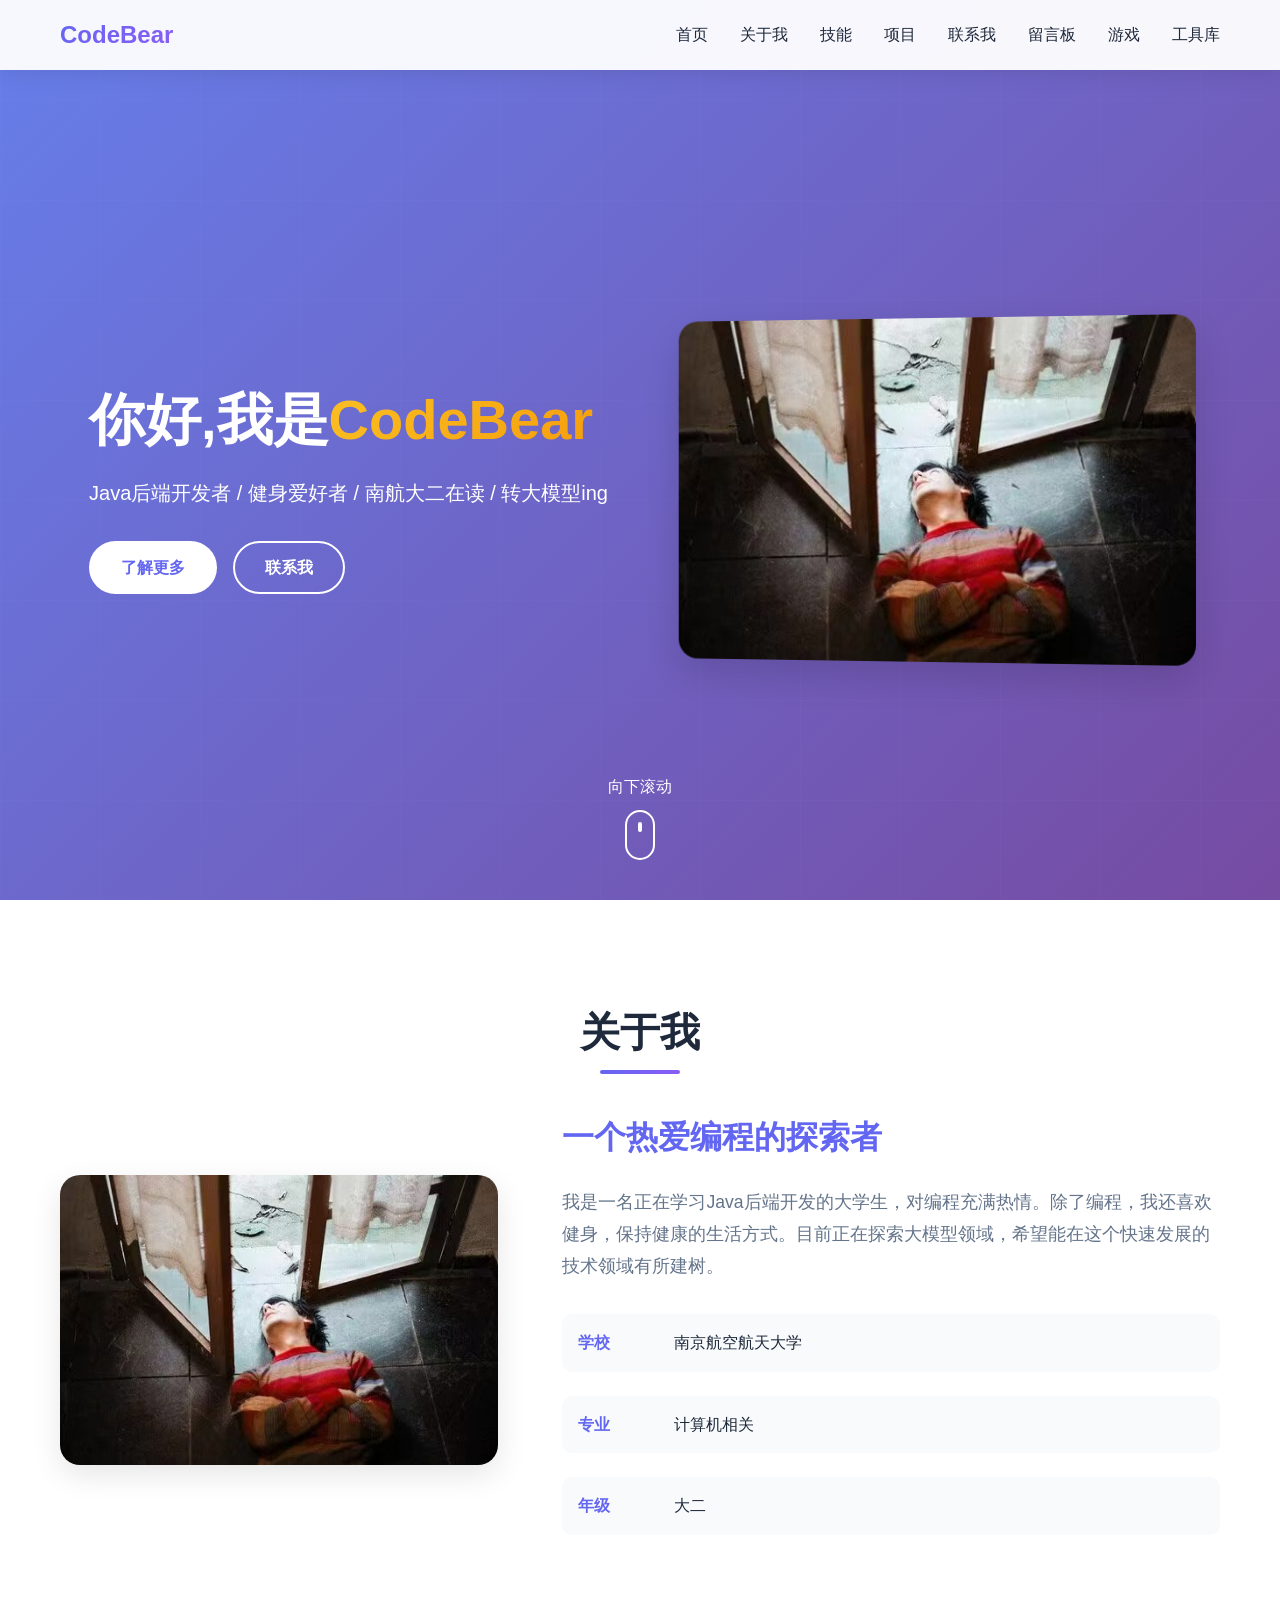
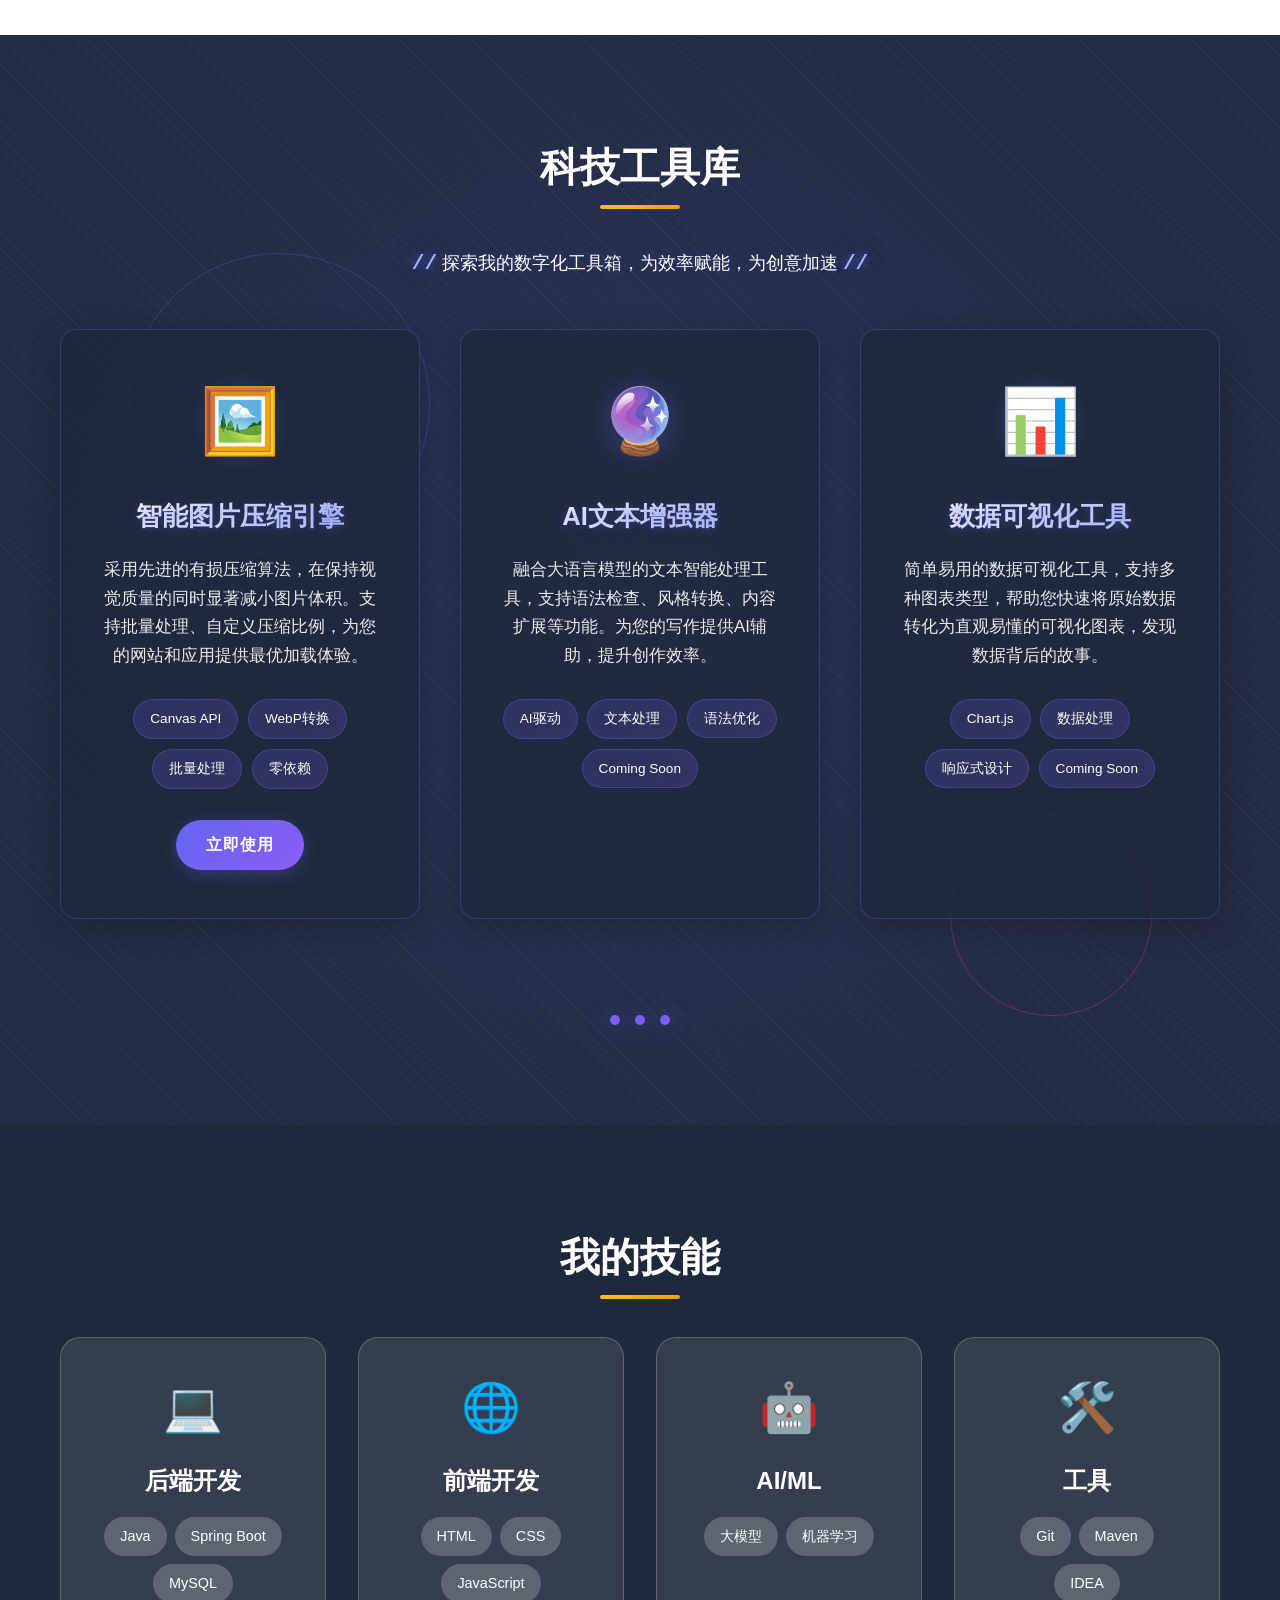
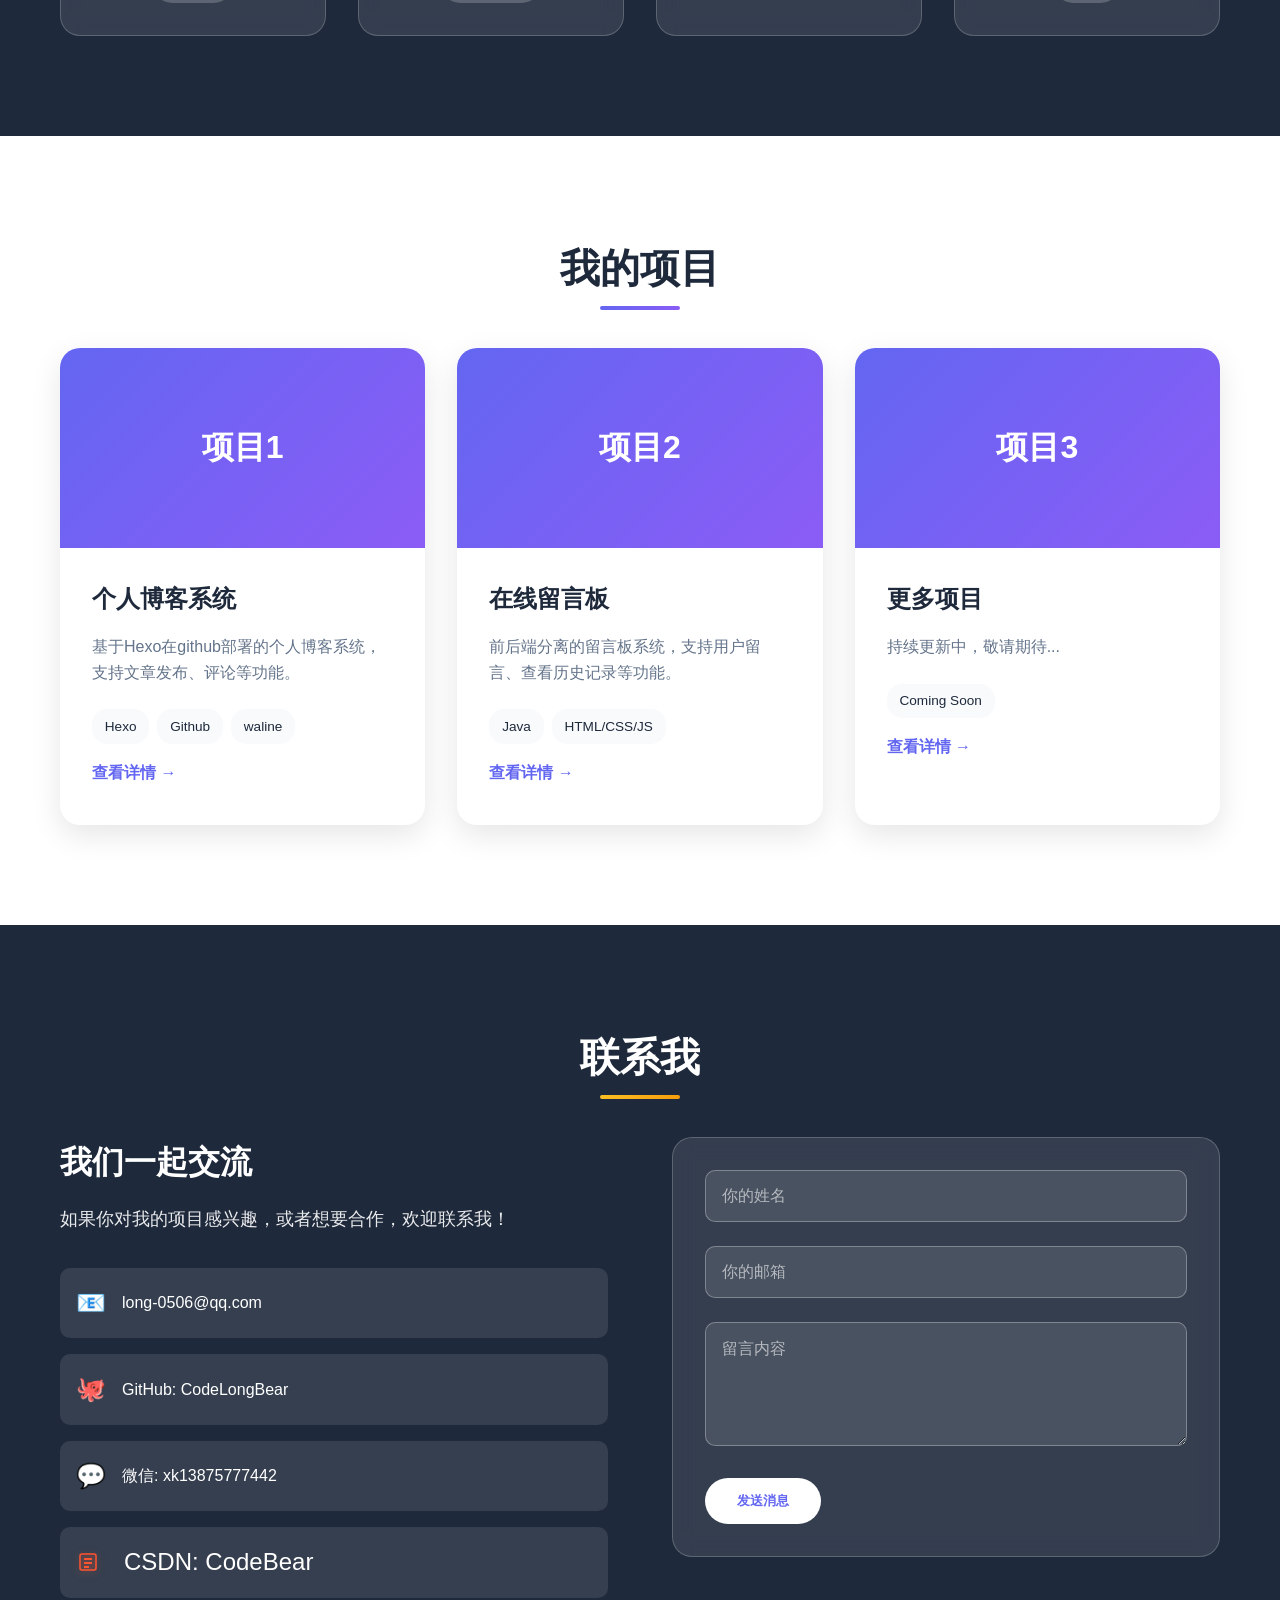
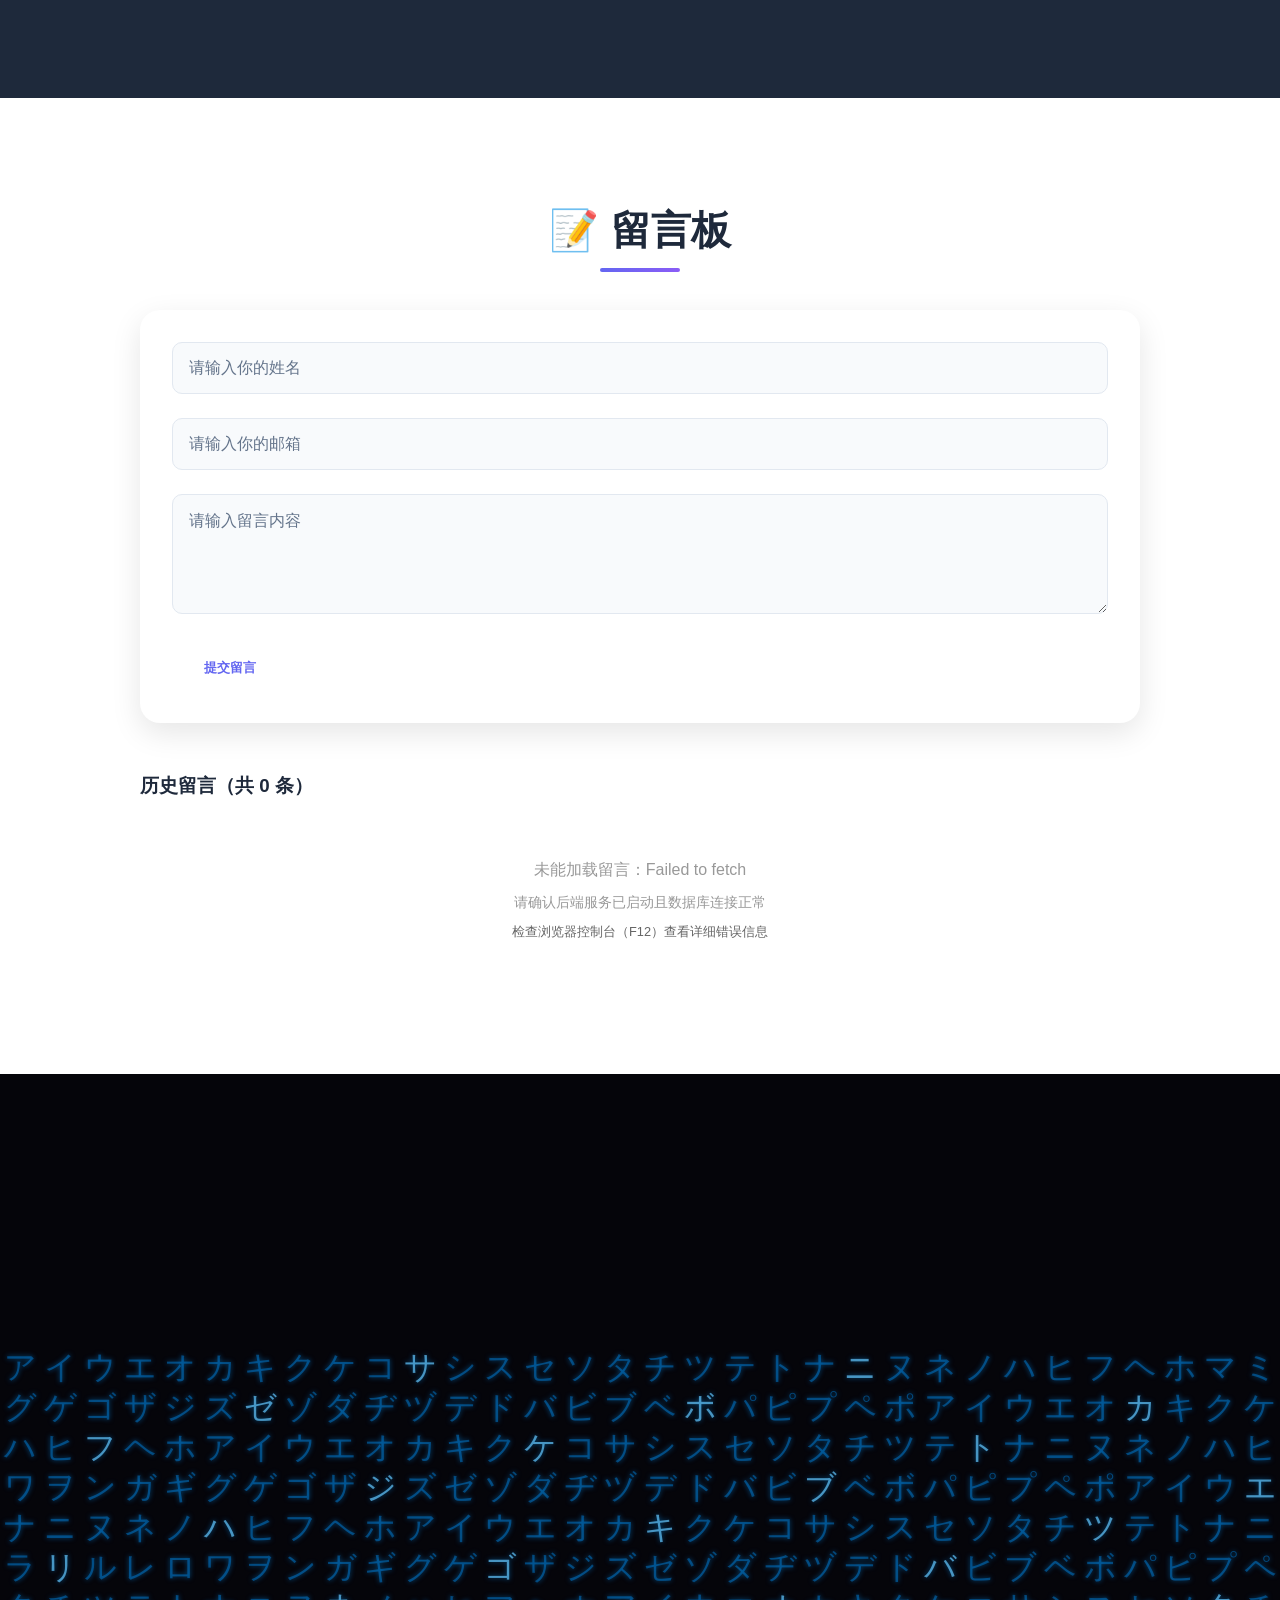
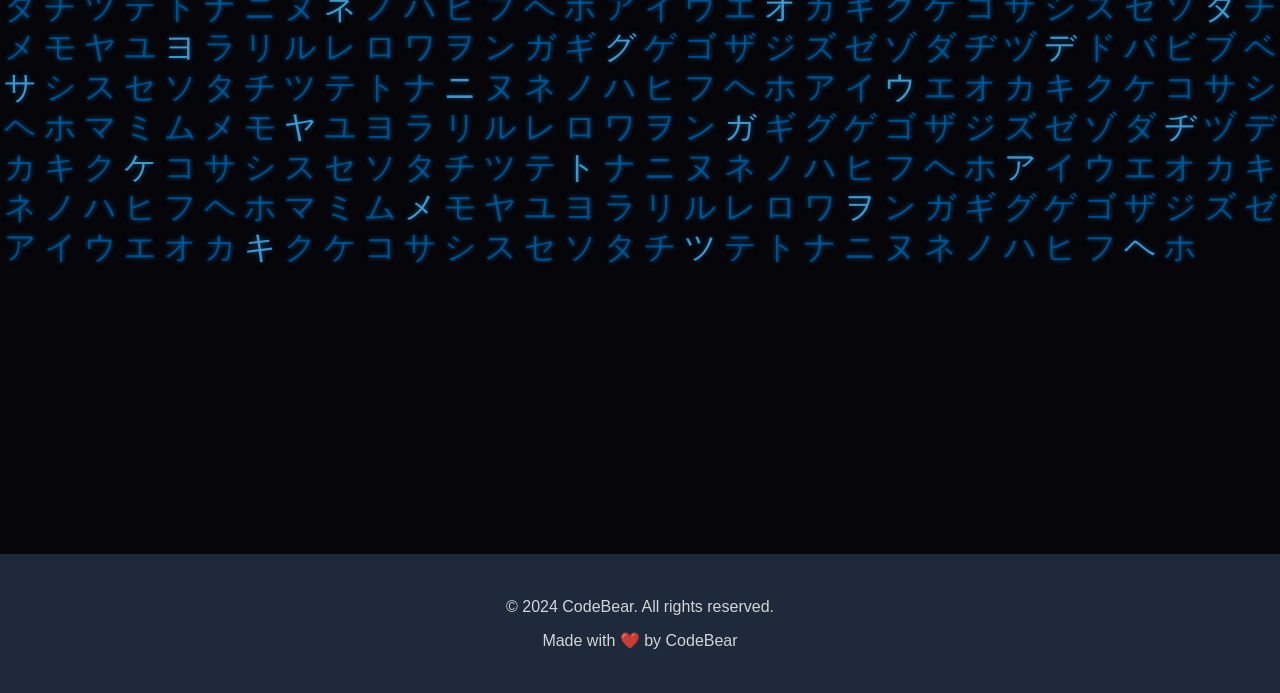
<file: index.html>
<!DOCTYPE html>
<html lang="zh-CN">
<head>
  <meta charset="UTF-8">
  <meta name="viewport" content="width=device-width, initial-scale=1.0">
  <title>CodeBear's Home</title>
  <link rel="stylesheet" href="style.css">
</head>
<body>
  <!-- 转场动画容器 -->
<div class="transition-overlay" id="transitionOverlay">
  <div class="codebear-logo">
    <!-- 图标用 Font Awesome（需引入图标库，若不想引入可替换为图片） -->
    <i class="fa fa-paw logo-icon"></i> <!-- 代码图标，可替换为熊图标：fa-solid fa-paw -->
    <span class="logo-text">CodeBear</span>
    <span class="logo-text">NUAA</span>
  </div>
  
  <!-- 进度条组件 -->
  <div class="progress-container">
    <div class="progress-bar">
      <div class="progress-fill" id="progressFill"></div>
    </div>
    <div class="progress-text" id="progressText">0%</div>
  </div>
  
  <!-- 加载提示 -->
  <div class="loading-text">
    正在前往目的地<span>.</span><span>.</span><span>.</span>
  </div>
</div>

<!-- 引入 Font Awesome 图标库（用于 logo 图标，若用图片可省略） -->
<link rel="stylesheet" href="https://cdn.jsdelivr.net/npm/font-awesome@4.7.0/css/font-awesome.min.css">
  <!-- 1. 导航栏 -->
  <nav id="navbar">
    <div class="nav-container">
      <div class="logo">CodeBear</div>
      <ul class="nav-menu">
        <li><a href="#home" class="nav-link">首页</a></li>
        <li><a href="#about" class="nav-link">关于我</a></li>
        <li><a href="#skills" class="nav-link">技能</a></li>
        <li><a href="#projects" class="nav-link">项目</a></li>
        <li><a href="#contact" class="nav-link">联系我</a></li> 
        <li><a href="#messages" class="nav-link">留言板</a></li>
        <li><a href="games.html" class="nav-link">游戏</a></li>
        <li><a href="#tools" class="nav-link">工具库</a></li>
      </ul>
      <div class="hamburger">
        <span></span>
        <span></span>
        <span></span>
      </div>
    </div>
  </nav>

  <!-- 2. 首页横幅 -->
  <section id="home" class="hero">
    <div class="hero-content">
      <div class="hero-text">
        <h1 class="typing-text">你好,我是<span class="highlight">CodeBear</span></h1>
        <p class="subtitle">Java后端开发者 / 健身爱好者 / 南航大二在读 / 转大模型ing</p>
        <div class="hero-buttons">
          <a href="#about" class="btn btn-primary">了解更多</a>
          <a href="#contact" class="btn btn-secondary">联系我</a>
        </div>
      </div>
      <div class="hero-image">
        <div class="image-wrapper">
          <img src="kuxiu.jpg" alt="我的照片" />
        </div>
      </div>
    </div>
    <div class="scroll-indicator">
      <span>向下滚动</span>
      <div class="mouse"></div>
    </div>
  </section>

  <!-- 3. 关于我 -->
  <section id="about" class="section">
    <div class="container">
      <h2 class="section-title">关于我</h2>
      <div class="about-content">
        <div class="about-image">
          <img src="kuxiu.jpg" alt="我的照片" />
        </div>
        <div class="about-text">
          <h3>一个热爱编程的探索者</h3>
          <p>我是一名正在学习Java后端开发的大学生，对编程充满热情。除了编程，我还喜欢健身，保持健康的生活方式。目前正在探索大模型领域，希望能在这个快速发展的技术领域有所建树。</p>
          <div class="about-info">
            <div class="info-item">
              <span class="info-label">学校</span>
              <span class="info-value">南京航空航天大学</span>
            </div>
            <div class="info-item">
              <span class="info-label">专业</span>
              <span class="info-value">计算机相关</span>
            </div>
            <div class="info-item">
              <span class="info-label">年级</span>
              <span class="info-value">大二</span>
            </div>
          </div>
        </div>
      </div>
    </div>
  </section>

  <!-- 6. 工具库 -->
  <section id="tools" class="section section-dark">
    <div class="container">
      <h2 class="section-title">科技工具库</h2>
      <p class="section-description">
        <span class="text-glow">//</span> 探索我的数字化工具箱，为效率赋能，为创意加速 <span class="text-glow">//</span>
      </p>
      <div class="tools-grid">
        <!-- 图片压缩工具 -->
        <div class="tool-card">
          <!-- 科技感图标 -->
          <div class="tool-icon">🖼️</div>
          
          <!-- 工具名称 -->
          <h3>智能图片压缩引擎</h3>
          
          <!-- 工具描述 -->
          <p>采用先进的有损压缩算法，在保持视觉质量的同时显著减小图片体积。支持批量处理、自定义压缩比例，为您的网站和应用提供最优加载体验。</p>
          
          <!-- 技术标签 -->
          <div class="tool-tags">
            <span class="tag">Canvas API</span>
            <span class="tag">WebP转换</span>
            <span class="tag">批量处理</span>
            <span class="tag">零依赖</span>
          </div>
          
          <!-- 行动按钮 -->
          <a href="tool/index-black.html" class="btn btn-primary" target="_blank">立即使用</a>
        </div>
        
        <!-- 开发中工具 -->
        <div class="tool-card">
          <!-- 科技感图标 -->
          <div class="tool-icon">🔮</div>
          
          <!-- 工具名称 -->
          <h3>AI文本增强器</h3>
          
          <!-- 工具描述 -->
          <p>融合大语言模型的文本智能处理工具，支持语法检查、风格转换、内容扩展等功能。为您的写作提供AI辅助，提升创作效率。</p>
          
          <!-- 技术标签 -->
          <div class="tool-tags">
            <span class="tag">AI驱动</span>
            <span class="tag">文本处理</span>
            <span class="tag">语法优化</span>
            <span class="tag">Coming Soon</span>
          </div>
        </div>
        
        <!-- 开发中工具 -->
        <div class="tool-card">
          <!-- 科技感图标 -->
          <div class="tool-icon">📊</div>
          
          <!-- 工具名称 -->
          <h3>数据可视化工具</h3>
          
          <!-- 工具描述 -->
          <p>简单易用的数据可视化工具，支持多种图表类型，帮助您快速将原始数据转化为直观易懂的可视化图表，发现数据背后的故事。</p>
          
          <!-- 技术标签 -->
          <div class="tool-tags">
            <span class="tag">Chart.js</span>
            <span class="tag">数据处理</span>
            <span class="tag">响应式设计</span>
            <span class="tag">Coming Soon</span>
          </div>
        </div>
      </div>
      
      <!-- 科技感分隔线 -->
      <div class="tech-divider">
        <div class="tech-dot"></div>
        <div class="tech-dot"></div>
        <div class="tech-dot"></div>
      </div>
    </div>
  </section>

  <!-- 4. 技能展示 -->
  <section id="skills" class="section section-dark">
    <div class="container">
      <h2 class="section-title">我的技能</h2>
      <div class="skills-grid">
        <div class="skill-card">
          <div class="skill-icon">💻</div>
          <h3>后端开发</h3>
          <div class="skill-tags">
            <span class="tag">Java</span>
            <span class="tag">Spring Boot</span>
            <span class="tag">MySQL</span>
          </div>
        </div>
        <div class="skill-card">
          <div class="skill-icon">🌐</div>
          <h3>前端开发</h3>
          <div class="skill-tags">
            <span class="tag">HTML</span>
            <span class="tag">CSS</span>
            <span class="tag">JavaScript</span>
          </div>
        </div>
        <div class="skill-card">
          <div class="skill-icon">🤖</div>
          <h3>AI/ML</h3>
          <div class="skill-tags">
            <span class="tag">大模型</span>
            <span class="tag">机器学习</span>
          </div>
        </div>
        <div class="skill-card">
          <div class="skill-icon">🛠️</div>
          <h3>工具</h3>
          <div class="skill-tags">
            <span class="tag">Git</span>
            <span class="tag">Maven</span>
            <span class="tag">IDEA</span>
          </div>
        </div>
      </div>
    </div>
  </section>

  <!-- 5. 项目展示 -->
  <section id="projects" class="section">
    <div class="container">
      <h2 class="section-title">我的项目</h2>
      <div class="projects-grid">
        <div class="project-card">
          <div class="project-image">
            <div class="project-placeholder">项目1</div>
          </div>
          <div class="project-content">
            <h3>个人博客系统</h3>
            <p>基于Hexo在github部署的个人博客系统，支持文章发布、评论等功能。</p>
            <div class="project-tags">
              <span class="tag">Hexo</span>
              <span class="tag">Github</span>
              <span class="tag">waline</span>
            </div>
            <a href="https://codelongbear.github.io/" class="project-link" target="_blank" rel="noopener noreferrer">查看详情 →</a>
          </div>
        </div>
        <div class="project-card">
          <div class="project-image">
            <div class="project-placeholder">项目2</div>
          </div>
          <div class="project-content">
            <h3>在线留言板</h3>
            <p>前后端分离的留言板系统，支持用户留言、查看历史记录等功能。</p>
            <div class="project-tags">
              <span class="tag">Java</span>
              <span class="tag">HTML/CSS/JS</span>
            </div>
            <a href="#" class="project-link">查看详情 →</a>
          </div>
        </div>
        <div class="project-card">
          <div class="project-image">
            <div class="project-placeholder">项目3</div>
          </div>
          <div class="project-content">
            <h3>更多项目</h3>
            <p>持续更新中，敬请期待...</p>
            <div class="project-tags">
              <span class="tag">Coming Soon</span>
            </div>
            <a href="#" class="project-link">查看详情 →</a>
          </div>
        </div>
      </div>
    </div>
  </section>

  <!-- 6. 联系方式 -->
  <section id="contact" class="section section-dark">
    <div class="container">
      <h2 class="section-title">联系我</h2>
      <div class="contact-content">
        <div class="contact-info">
          <h3>我们一起交流</h3>
          <p>如果你对我的项目感兴趣，或者想要合作，欢迎联系我！</p>
          <div class="social-links">
            <a href="mailto:long-0506@qq.com" class="social-link" title="邮箱">
              <span>📧</span> long-0506@qq.com
            </a>
            <a href="#" class="social-link" title="GitHub">
              <span>🐙</span> GitHub: CodeLongBear
            </a>
            <a href="#" class="social-link" title="微信">
              <span>💬</span> 微信: xk13875777442
            </a>
            <a href="https://blog.csdn.net/CodeBear" target="_blank" class="social-link" title="CSDN">
              <svg class="social-icon csdn-icon" viewBox="0 0 24 24" fill="none" xmlns="http://www.w3.org/2000/svg">
                <rect x="3" y="3" width="18" height="18" rx="2" fill="currentColor" opacity="0.1"/>
                <path d="M8 8H16V10H8V8ZM8 12H16V14H8V12ZM8 16H13V18H8V16Z" fill="currentColor"/>
                <path d="M6 4H18C19.1 4 20 4.9 20 6V18C20 19.1 19.1 20 18 20H6C4.9 20 4 19.1 4 18V6C4 4.9 4.9 4 6 4Z" stroke="currentColor" stroke-width="1.5" stroke-linecap="round" stroke-linejoin="round"/>
              </svg>
              <span>CSDN: CodeBear</span>
            </a>
          </div>
        </div>
        <form id="contactForm" class="contact-form">
          <div class="form-group">
            <input type="text" name="name" placeholder="你的姓名" required />
          </div>
          <div class="form-group">
            <input type="email" name="email" placeholder="你的邮箱" required />
          </div>
          <div class="form-group">
            <textarea name="message" rows="5" placeholder="留言内容" required></textarea>
          </div>
          <button type="submit" class="btn btn-primary">发送消息</button>
        </form>
      </div>
    </div>
  </section>

  <!-- 7. 留言板 -->
  <section id="messages" class="section">
    <div class="container">
      <h2 class="section-title">📝 留言板</h2>
      <div class="message-board">
        <div class="message-form-wrapper">
          <form id="githubMessageForm" class="message-form">
            <div class="form-group">
              <input type="text" name="name" placeholder="请输入你的姓名" required />
            </div>
            <div class="form-group">
              <input type="email" name="email" placeholder="请输入你的邮箱" required />
            </div>
            <div class="form-group">
              <textarea name="content" rows="4" placeholder="请输入留言内容" required></textarea>
            </div>
            <button type="submit" class="btn btn-primary">提交留言</button>
          </form>
        </div>
        <div class="message-list-wrapper">
          <h3>历史留言（共 <span id="githubMessageCount">0</span> 条）</h3>
          <div id="githubMessageList" class="message-list"></div>
        </div>
      </div>
    </div>
  </section>

  <!-- 日文字符矩阵背景 -->
<!-- From Uiverse.io by solowzrd --> 
<!-- From Uiverse.io by solowzrd --> 
<div class="jp-matrix">
  <span>ア</span><span>イ</span><span>ウ</span><span>エ</span><span>オ</span
  ><span>カ</span><span>キ</span><span>ク</span><span>ケ</span><span>コ</span
  ><span>サ</span><span>シ</span><span>ス</span><span>セ</span><span>ソ</span
  ><span>タ</span><span>チ</span><span>ツ</span><span>テ</span><span>ト</span
  ><span>ナ</span><span>ニ</span><span>ヌ</span><span>ネ</span><span>ノ</span
  ><span>ハ</span><span>ヒ</span><span>フ</span><span>ヘ</span><span>ホ</span
  ><span>マ</span><span>ミ</span><span>ム</span><span>メ</span><span>モ</span
  ><span>ヤ</span><span>ユ</span><span>ヨ</span><span>ラ</span><span>リ</span
  ><span>ル</span><span>レ</span><span>ロ</span><span>ワ</span><span>ヲ</span
  ><span>ン</span><span>ガ</span><span>ギ</span><span>グ</span><span>ゲ</span
  ><span>ゴ</span><span>ザ</span><span>ジ</span><span>ズ</span><span>ゼ</span
  ><span>ゾ</span><span>ダ</span><span>ヂ</span><span>ヅ</span><span>デ</span
  ><span>ド</span><span>バ</span><span>ビ</span><span>ブ</span><span>ベ</span
  ><span>ボ</span><span>パ</span><span>ピ</span><span>プ</span><span>ペ</span
  ><span>ポ</span><span>ア</span><span>イ</span><span>ウ</span><span>エ</span
  ><span>オ</span><span>カ</span><span>キ</span><span>ク</span><span>ケ</span
  ><span>コ</span><span>サ</span><span>シ</span><span>ス</span><span>セ</span
  ><span>ソ</span><span>タ</span><span>チ</span><span>ツ</span><span>テ</span
  ><span>ト</span><span>ナ</span><span>ニ</span><span>ヌ</span><span>ネ</span
  ><span>ノ</span><span>ハ</span><span>ヒ</span><span>フ</span><span>ヘ</span
  ><span>ホ</span> <span>ア</span><span>イ</span><span>ウ</span><span>エ</span
  ><span>オ</span><span>カ</span><span>キ</span><span>ク</span><span>ケ</span
  ><span>コ</span><span>サ</span><span>シ</span><span>ス</span><span>セ</span
  ><span>ソ</span><span>タ</span><span>チ</span><span>ツ</span><span>テ</span
  ><span>ト</span><span>ナ</span><span>ニ</span><span>ヌ</span><span>ネ</span
  ><span>ノ</span><span>ハ</span><span>ヒ</span><span>フ</span><span>ヘ</span
  ><span>ホ</span><span>マ</span><span>ミ</span><span>ム</span><span>メ</span
  ><span>モ</span><span>ヤ</span><span>ユ</span><span>ヨ</span><span>ラ</span
  ><span>リ</span><span>ル</span><span>レ</span><span>ロ</span><span>ワ</span
  ><span>ヲ</span><span>ン</span><span>ガ</span><span>ギ</span><span>グ</span
  ><span>ゲ</span><span>ゴ</span><span>ザ</span><span>ジ</span><span>ズ</span
  ><span>ゼ</span><span>ゾ</span><span>ダ</span><span>ヂ</span><span>ヅ</span
  ><span>デ</span><span>ド</span><span>バ</span><span>ビ</span><span>ブ</span
  ><span>ベ</span><span>ボ</span><span>パ</span><span>ピ</span><span>プ</span
  ><span>ペ</span><span>ポ</span><span>ア</span><span>イ</span><span>ウ</span
  ><span>エ</span><span>オ</span><span>カ</span><span>キ</span><span>ク</span
  ><span>ケ</span><span>コ</span><span>サ</span><span>シ</span><span>ス</span
  ><span>セ</span><span>ソ</span><span>タ</span><span>チ</span><span>ツ</span
  ><span>テ</span><span>ト</span><span>ナ</span><span>ニ</span><span>ヌ</span
  ><span>ネ</span><span>ノ</span><span>ハ</span><span>ヒ</span><span>フ</span
  ><span>ヘ</span><span>ホ</span> <span>ア</span><span>イ</span><span>ウ</span
  ><span>エ</span><span>オ</span><span>カ</span><span>キ</span><span>ク</span
  ><span>ケ</span><span>コ</span><span>サ</span><span>シ</span><span>ス</span
  ><span>セ</span><span>ソ</span><span>タ</span><span>チ</span><span>ツ</span
  ><span>テ</span><span>ト</span><span>ナ</span><span>ニ</span><span>ヌ</span
  ><span>ネ</span><span>ノ</span><span>ハ</span><span>ヒ</span><span>フ</span
  ><span>ヘ</span><span>ホ</span><span>マ</span><span>ミ</span><span>ム</span
  ><span>メ</span><span>モ</span><span>ヤ</span><span>ユ</span><span>ヨ</span
  ><span>ラ</span><span>リ</span><span>ル</span><span>レ</span><span>ロ</span
  ><span>ワ</span><span>ヲ</span><span>ン</span><span>ガ</span><span>ギ</span
  ><span>グ</span><span>ゲ</span><span>ゴ</span><span>ザ</span><span>ジ</span
  ><span>ズ</span><span>ゼ</span><span>ゾ</span><span>ダ</span><span>ヂ</span
  ><span>ヅ</span><span>デ</span><span>ド</span><span>バ</span><span>ビ</span
  ><span>ブ</span><span>ベ</span><span>ボ</span><span>パ</span><span>ピ</span
  ><span>プ</span><span>ペ</span><span>ポ</span><span>ア</span><span>イ</span
  ><span>ウ</span><span>エ</span><span>オ</span><span>カ</span><span>キ</span
  ><span>ク</span><span>ケ</span><span>コ</span><span>サ</span><span>シ</span
  ><span>ス</span><span>セ</span><span>ソ</span><span>タ</span><span>チ</span
  ><span>ツ</span><span>テ</span><span>ト</span><span>ナ</span><span>ニ</span
  ><span>ヌ</span><span>ネ</span><span>ノ</span><span>ハ</span><span>ヒ</span
  ><span>フ</span><span>ヘ</span><span>ホ</span> <span>ア</span><span>イ</span
  ><span>ウ</span><span>エ</span><span>オ</span><span>カ</span><span>キ</span
  ><span>ク</span><span>ケ</span><span>コ</span><span>サ</span><span>シ</span
  ><span>ス</span><span>セ</span><span>ソ</span><span>タ</span><span>チ</span
  ><span>ツ</span><span>テ</span><span>ト</span><span>ナ</span><span>ニ</span
  ><span>ヌ</span><span>ネ</span><span>ノ</span><span>ハ</span><span>ヒ</span
  ><span>フ</span><span>ヘ</span><span>ホ</span><span>マ</span><span>ミ</span
  ><span>ム</span><span>メ</span><span>モ</span><span>ヤ</span><span>ユ</span
  ><span>ヨ</span><span>ラ</span><span>リ</span><span>ル</span><span>レ</span
  ><span>ロ</span><span>ワ</span><span>ヲ</span><span>ン</span><span>ガ</span
  ><span>ギ</span><span>グ</span><span>ゲ</span><span>ゴ</span><span>ザ</span
  ><span>ジ</span><span>ズ</span><span>ゼ</span><span>ゾ</span><span>ダ</span
  ><span>ヂ</span><span>ヅ</span><span>デ</span><span>ド</span><span>バ</span
  ><span>ビ</span><span>ブ</span><span>ベ</span><span>ボ</span><span>パ</span
  ><span>ピ</span><span>プ</span><span>ペ</span><span>ポ</span><span>ア</span
  ><span>イ</span><span>ウ</span><span>エ</span><span>オ</span><span>カ</span
  ><span>キ</span><span>ク</span><span>ケ</span><span>コ</span><span>サ</span
  ><span>シ</span><span>ス</span><span>セ</span><span>ソ</span><span>タ</span
  ><span>チ</span><span>ツ</span><span>テ</span><span>ト</span><span>ナ</span
  ><span>ニ</span><span>ヌ</span><span>ネ</span><span>ノ</span><span>ハ</span
  ><span>ヒ</span><span>フ</span><span>ヘ</span><span>ホ</span> <span>ア</span
  ><span>イ</span><span>ウ</span><span>エ</span><span>オ</span><span>カ</span
  ><span>キ</span><span>ク</span><span>ケ</span><span>コ</span><span>サ</span
  ><span>シ</span><span>ス</span><span>セ</span><span>ソ</span><span>タ</span
  ><span>チ</span><span>ツ</span><span>テ</span><span>ト</span><span>ナ</span
  ><span>ニ</span><span>ヌ</span><span>ネ</span><span>ノ</span><span>ハ</span
  ><span>ヒ</span><span>フ</span><span>ヘ</span><span>ホ</span><span>マ</span
  ><span>ミ</span><span>ム</span><span>メ</span><span>モ</span><span>ヤ</span
  ><span>ユ</span><span>ヨ</span><span>ラ</span><span>リ</span><span>ル</span
  ><span>レ</span><span>ロ</span><span>ワ</span><span>ヲ</span><span>ン</span
  ><span>ガ</span><span>ギ</span><span>グ</span><span>ゲ</span><span>ゴ</span
  ><span>ザ</span><span>ジ</span><span>ズ</span><span>ゼ</span><span>ゾ</span
  ><span>ダ</span><span>ヂ</span><span>ヅ</span><span>デ</span><span>ド</span
  ><span>バ</span><span>ビ</span><span>ブ</span><span>ベ</span><span>ボ</span
  ><span>パ</span><span>ピ</span><span>プ</span><span>ペ</span><span>ポ</span
  ><span>ア</span><span>イ</span><span>ウ</span><span>エ</span><span>オ</span
  ><span>カ</span><span>キ</span><span>ク</span><span>ケ</span><span>コ</span
  ><span>サ</span><span>シ</span><span>ス</span><span>セ</span><span>ソ</span
  ><span>タ</span><span>チ</span><span>ツ</span><span>テ</span><span>ト</span
  ><span>ナ</span><span>ニ</span><span>ヌ</span><span>ネ</span><span>ノ</span
  ><span>ハ</span><span>ヒ</span><span>フ</span><span>ヘ</span><span>ホ</span>
  <span>ア</span><span>イ</span><span>ウ</span><span>エ</span><span>オ</span
  ><span>カ</span><span>キ</span><span>ク</span><span>ケ</span><span>コ</span
  ><span>サ</span><span>シ</span><span>ス</span><span>セ</span><span>ソ</span
  ><span>タ</span><span>チ</span><span>ツ</span><span>テ</span><span>ト</span
  ><span>ナ</span><span>ニ</span><span>ヌ</span><span>ネ</span><span>ノ</span
  ><span>ハ</span><span>ヒ</span><span>フ</span><span>ヘ</span><span>ホ</span
  ><span>マ</span><span>ミ</span><span>ム</span><span>メ</span><span>モ</span
  ><span>ヤ</span><span>ユ</span><span>ヨ</span><span>ラ</span><span>リ</span
  ><span>ル</span><span>レ</span><span>ロ</span><span>ワ</span><span>ヲ</span
  ><span>ン</span><span>ガ</span><span>ギ</span><span>グ</span><span>ゲ</span
  ><span>ゴ</span><span>ザ</span><span>ジ</span><span>ズ</span><span>ゼ</span
  ><span>ゾ</span><span>ダ</span><span>ヂ</span><span>ヅ</span><span>デ</span
  ><span>ド</span><span>バ</span><span>ビ</span><span>ブ</span><span>ベ</span
  ><span>ボ</span><span>パ</span><span>ピ</span><span>プ</span><span>ペ</span
  ><span>ポ</span><span>ア</span><span>イ</span><span>ウ</span><span>エ</span
  ><span>オ</span><span>カ</span><span>キ</span><span>ク</span><span>ケ</span
  ><span>コ</span><span>サ</span><span>シ</span><span>ス</span><span>セ</span
  ><span>ソ</span><span>タ</span><span>チ</span><span>ツ</span><span>テ</span
  ><span>ト</span><span>ナ</span><span>ニ</span><span>ヌ</span><span>ネ</span
  ><span>ノ</span><span>ハ</span><span>ヒ</span><span>フ</span><span>ヘ</span
  ><span>ホ</span>
</div>


  <!-- 8. 页脚 -->
  <footer class="footer">
    <div class="container">
      <p>&copy; 2024 CodeBear. All rights reserved.</p>
      <p>Made with ❤️ by CodeBear</p>
    </div>
  </footer>

  <!-- 返回顶部按钮 -->
  <button id="backToTop" class="back-to-top" aria-label="返回顶部">
    ↑
  </button>
  <!-- 转场动画 + 跳转逻辑（无需修改） -->
  <script>
    document.addEventListener('DOMContentLoaded', function() {
      const transitionOverlay = document.getElementById('transitionOverlay');
      const projectLinks = document.querySelectorAll('.project-link');
      const gameLink = document.querySelector('.nav-link[href="games.html"]');
      const progressFill = document.getElementById('progressFill');
      const progressText = document.getElementById('progressText');

      // 合并所有需要转场的链接
      const transitionLinks = [...projectLinks];
      if (gameLink) {
        transitionLinks.push(gameLink);
      }

      if (transitionOverlay && transitionLinks.length > 0) {
        console.log('转场动画已初始化');
        
        transitionLinks.forEach(link => {
          link.addEventListener('click', function(e) {
            e.preventDefault();
            const targetUrl = this.getAttribute('href');
            console.log('点击了链接，目标URL:', targetUrl);
            
            // 显示转场动画
            transitionOverlay.classList.add('active');
            console.log('已添加active类');
            
            // 重置进度条
            progressFill.style.width = '0%';
            progressText.textContent = '0%';
            
            // 启动进度条动画（2秒）
            const startTime = Date.now();
            const duration = 2000; // 2秒加载时间
            
            function updateProgress() {
              const elapsed = Date.now() - startTime;
              const progress = Math.min((elapsed / duration) * 100, 100);
              
              // 更自然的进度曲线
              const easeProgress = 1 - Math.pow(1 - progress / 100, 2);
              const finalProgress = Math.round(easeProgress * 100);
              
              progressFill.style.width = finalProgress + '%';
              progressText.textContent = finalProgress + '%';
              
              if (elapsed < duration) {
                requestAnimationFrame(updateProgress);
              }
            }
            
            requestAnimationFrame(updateProgress);
            
            // 2秒后跳转
            setTimeout(() => {
              console.log('准备跳转');
              // 游戏链接在当前窗口打开，项目链接在新窗口打开
              if (targetUrl === 'games.html') {
                window.location.href = targetUrl;
              } else {
                window.open(targetUrl, '_blank');
              }
              // 跳转后隐藏动画（可选）
              setTimeout(() => {
                transitionOverlay.classList.remove('active');
              }, 500);
            }, duration);
          });
        });
      }
    });
  </script>
  <script src="script.js"></script>
</body>
</html>
</file>
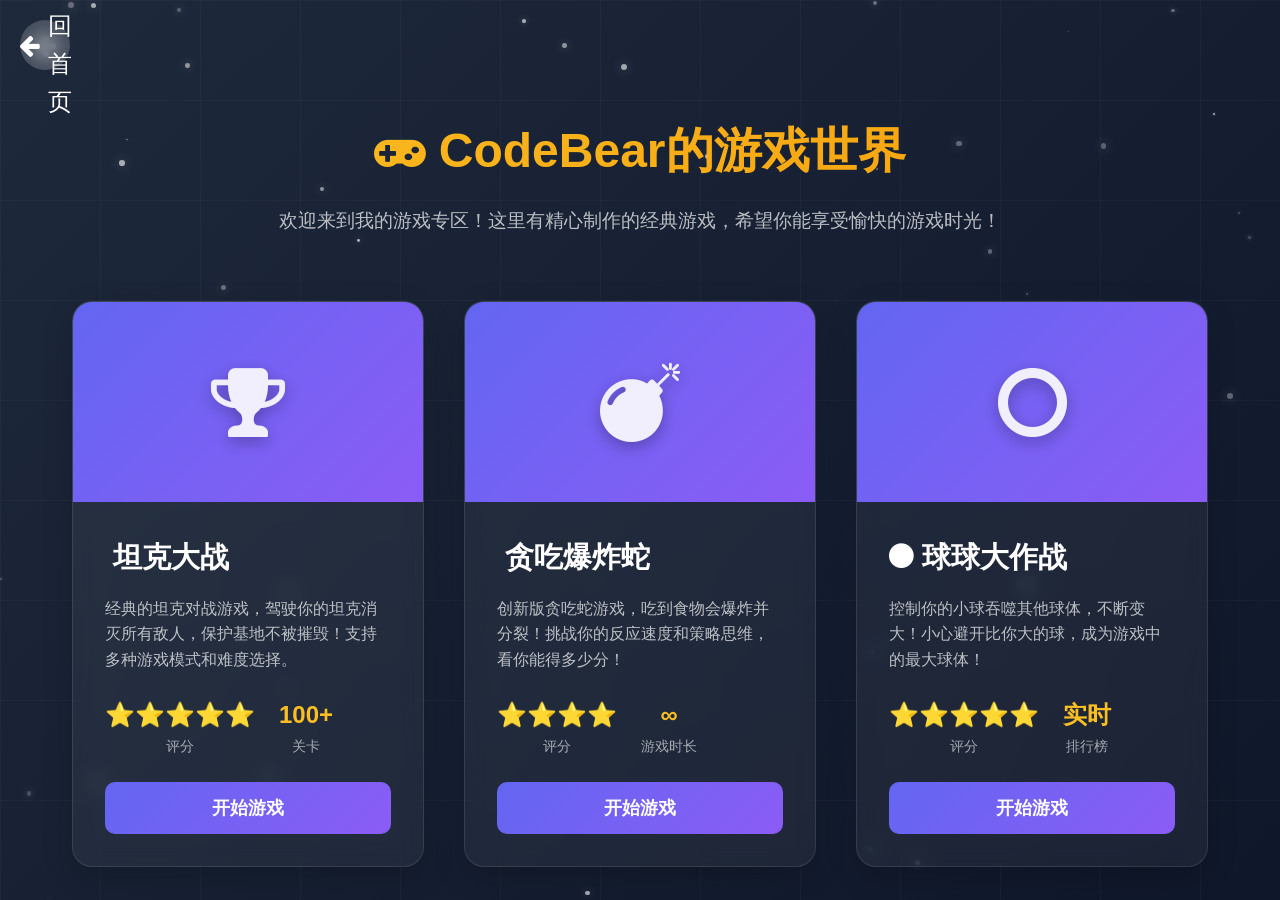
<file: games.html>
<!DOCTYPE html>
<html lang="zh-CN">
<head>
  <meta charset="UTF-8">
  <meta name="viewport" content="width=device-width, initial-scale=1.0">
  <title>CodeBear的游戏世界</title>
  <link rel="stylesheet" href="style.css">
  <link rel="stylesheet" href="https://cdn.jsdelivr.net/npm/font-awesome@4.7.0/css/font-awesome.min.css">
  <style>
    /* 转场动画样式已在style.css中定义，此处添加返回按钮样式 */
    .back-button {
      position: fixed;
      top: 20px;
      left: 20px;
      background: rgba(255, 255, 255, 0.1);
      border: 1px solid rgba(255, 255, 255, 0.2);
      color: white;
      padding: 10px 20px;
      border-radius: 30px;
      text-decoration: none;
      display: flex;
      align-items: center;
      gap: 8px;
      font-weight: 500;
      backdrop-filter: blur(10px);
      transition: all 0.3s ease;
      z-index: 100;
    }
    
    .back-button:hover {
      background: rgba(255, 255, 255, 0.2);
      transform: translateX(-5px);
      box-shadow: 0 5px 15px rgba(0, 0, 0, 0.2);
    }
    
    /* 游戏页面加载动画 */
    @keyframes fadeIn {
      from { opacity: 0; transform: translateY(20px); }
      to { opacity: 1; transform: translateY(0); }
    }
    
    .game-card {
      animation: fadeIn 0.8s ease-out;
    }
  </style>
  <style>
    /* 游戏页面特定样式 */
    .games-hero {
      min-height: 100vh;
      display: flex;
      align-items: center;
      justify-content: center;
      background: linear-gradient(135deg, #1e293b 0%, #0f172a 100%);
      position: relative;
      overflow: hidden;
      padding-top: 80px;
    }

    .games-hero::before {
      content: '';
      position: absolute;
      top: 0;
      left: 0;
      right: 0;
      bottom: 0;
      background: url('data:image/svg+xml,<svg width="100" height="100" xmlns="http://www.w3.org/2000/svg"><defs><pattern id="grid" width="100" height="100" patternUnits="userSpaceOnUse"><path d="M 100 0 L 0 0 0 100" fill="none" stroke="rgba(255,255,255,0.05)" stroke-width="1"/></pattern></defs><rect width="100%" height="100%" fill="url(%23grid)"/></svg>');
    }

    .games-container {
      width: 100%;
      max-width: 1200px;
      margin: 0 auto;
      padding: 2rem;
      position: relative;
      z-index: 1;
    }

    .games-title {
      text-align: center;
      margin-bottom: 4rem;
      animation: fadeInUp 1s ease;
    }

    .games-title h1 {
      font-size: 3rem;
      color: var(--white);
      margin-bottom: 1rem;
      background: linear-gradient(135deg, #fbbf24, #f59e0b);
      -webkit-background-clip: text;
      -webkit-text-fill-color: transparent;
      background-clip: text;
    }

    .games-title p {
      font-size: 1.2rem;
      color: rgba(255, 255, 255, 0.7);
      max-width: 800px;
      margin: 0 auto;
    }

    .games-grid {
      display: grid;
      grid-template-columns: repeat(auto-fit, minmax(350px, 1fr));
      gap: 2.5rem;
    }

    .game-card {
      background: rgba(255, 255, 255, 0.05);
      backdrop-filter: blur(10px);
      border-radius: 20px;
      overflow: hidden;
      transition: all 0.3s ease;
      border: 1px solid rgba(255, 255, 255, 0.1);
      box-shadow: 0 10px 30px rgba(0, 0, 0, 0.2);
      animation: fadeInUp 1s ease;
    }

    .game-card:nth-child(2) {
      animation-delay: 0.2s;
    }

    .game-card:nth-child(3) {
      animation-delay: 0.4s;
    }

    .game-card:hover {
      transform: translateY(-10px);
      box-shadow: 0 20px 40px rgba(0, 0, 0, 0.3);
      border-color: rgba(255, 255, 255, 0.2);
    }

    .game-image {
      height: 200px;
      position: relative;
      overflow: hidden;
      background: linear-gradient(135deg, var(--primary-color), var(--secondary-color));
      display: flex;
      align-items: center;
      justify-content: center;
    }

    .game-image i {
      font-size: 5rem;
      color: var(--white);
      opacity: 0.9;
      text-shadow: 0 5px 15px rgba(0, 0, 0, 0.3);
    }

    .game-content {
      padding: 2rem;
    }

    .game-content h3 {
      font-size: 1.8rem;
      color: var(--white);
      margin-bottom: 1rem;
      display: flex;
      align-items: center;
      gap: 0.5rem;
    }

    .game-content p {
      color: rgba(255, 255, 255, 0.7);
      margin-bottom: 1.5rem;
      line-height: 1.6;
    }

    .game-stats {
      display: flex;
      gap: 1.5rem;
      margin-bottom: 1.5rem;
    }

    .stat-item {
      display: flex;
      flex-direction: column;
      align-items: center;
    }

    .stat-value {
      font-size: 1.5rem;
      font-weight: bold;
      color: #fbbf24;
    }

    .stat-label {
      font-size: 0.9rem;
      color: rgba(255, 255, 255, 0.6);
    }

    .game-button {
      display: block;
      width: 100%;
      padding: 12px 0;
      background: linear-gradient(135deg, var(--primary-color), var(--secondary-color));
      color: var(--white);
      border: none;
      border-radius: 10px;
      font-size: 1.1rem;
      font-weight: 600;
      cursor: pointer;
      transition: all 0.3s ease;
      text-align: center;
      text-decoration: none;
      position: relative;
      overflow: hidden;
    }

    .game-button::before {
      content: '';
      position: absolute;
      top: 0;
      left: -100%;
      width: 100%;
      height: 100%;
      background: linear-gradient(90deg, transparent, rgba(255, 255, 255, 0.2), transparent);
      transition: all 0.6s ease;
    }

    .game-button:hover {
      transform: translateY(-2px);
      box-shadow: 0 10px 25px rgba(99, 102, 241, 0.4);
    }

    .game-button:hover::before {
      left: 100%;
    }

    .back-button {
      position: fixed;
      top: 20px;
      left: 20px;
      width: 50px;
      height: 50px;
      background: rgba(255, 255, 255, 0.1);
      color: var(--white);
      border: none;
      border-radius: 50%;
      font-size: 1.5rem;
      cursor: pointer;
      display: flex;
      align-items: center;
      justify-content: center;
      transition: all 0.3s ease;
      z-index: 1000;
      backdrop-filter: blur(10px);
    }

    .back-button:hover {
      background: rgba(255, 255, 255, 0.2);
      transform: translateX(-5px);
    }

    /* 粒子背景效果 */
    .particles {
      position: absolute;
      top: 0;
      left: 0;
      width: 100%;
      height: 100%;
      z-index: 0;
    }

    /* 响应式设计 */
    @media (max-width: 768px) {
      .games-grid {
        grid-template-columns: 1fr;
      }

      .games-title h1 {
        font-size: 2.5rem;
      }

      .game-card {
        max-width: 500px;
        margin: 0 auto;
      }
    }
  </style>
</head>
<body>
  <!-- 转场动画容器 -->
  <div class="transition-overlay" id="transitionOverlay">
    <div class="codebear-logo">
      <i class="fa fa-paw logo-icon"></i>
      <span class="logo-text">CodeBear</span>
      <span class="logo-text">NUAA</span>
    </div>
    
    <!-- 进度条组件 -->
    <div class="progress-container">
      <div class="progress-bar">
        <div class="progress-fill" id="progressFill"></div>
      </div>
      <div class="progress-text" id="progressText">0%</div>
    </div>
    
    <!-- 加载提示 -->
    <div class="loading-text">
      正在前往目的地<span>.</span><span>.</span><span>.</span>
    </div>
  </div>
  <!-- 返回按钮 -->
  <a href="index.html" class="back-button" aria-label="返回首页">
    <i class="fa fa-arrow-left"></i>
  </a>

  <!-- 游戏页面英雄区 -->
  <a href="index.html" class="back-button" id="backButton">
    <i class="fa fa-arrow-left"></i>
    返回首页
  </a>
  
  <section class="games-hero">
    <div class="particles"></div>
    <div class="games-container">
      <div class="games-title">
        <h1><i class="fa fa-gamepad"></i> CodeBear的游戏世界</h1>
        <p>欢迎来到我的游戏专区！这里有精心制作的经典游戏，希望你能享受愉快的游戏时光！</p>
      </div>

      <div class="games-grid">
        <!-- 坦克大战 -->
        <div class="game-card">
          <div class="game-image">
            <i class="fa fa-trophy"></i>
          </div>
          <div class="game-content">
            <h3><i class="fa fa-tank"></i> 坦克大战</h3>
            <p>经典的坦克对战游戏，驾驶你的坦克消灭所有敌人，保护基地不被摧毁！支持多种游戏模式和难度选择。</p>
            <div class="game-stats">
              <div class="stat-item">
                <span class="stat-value">⭐⭐⭐⭐⭐</span>
                <span class="stat-label">评分</span>
              </div>
              <div class="stat-item">
                <span class="stat-value">100+</span>
                <span class="stat-label">关卡</span>
              </div>
            </div>
            <a href="game/tank.game/tank-game.html" class="game-button">开始游戏</a>
          </div>
        </div>

        <!-- 贪吃爆炸蛇 -->
        <div class="game-card">
          <div class="game-image">
            <i class="fa fa-bomb"></i>
          </div>
          <div class="game-content">
            <h3><i class="fa fa-snake"></i> 贪吃爆炸蛇</h3>
            <p>创新版贪吃蛇游戏，吃到食物会爆炸并分裂！挑战你的反应速度和策略思维，看你能得多少分！</p>
            <div class="game-stats">
              <div class="stat-item">
                <span class="stat-value">⭐⭐⭐⭐</span>
                <span class="stat-label">评分</span>
              </div>
              <div class="stat-item">
                <span class="stat-value">∞</span>
                <span class="stat-label">游戏时长</span>
              </div>
            </div>
            <a href="snake-game.html" class="game-button">开始游戏</a>
          </div>
        </div>

        <!-- 球球大作战 -->
        <div class="game-card">
          <div class="game-image">
            <i class="fa fa-circle-o"></i>
          </div>
          <div class="game-content">
            <h3><i class="fa fa-circle"></i> 球球大作战</h3>
            <p>控制你的小球吞噬其他球体，不断变大！小心避开比你大的球，成为游戏中的最大球体！</p>
            <div class="game-stats">
              <div class="stat-item">
                <span class="stat-value">⭐⭐⭐⭐⭐</span>
                <span class="stat-label">评分</span>
              </div>
              <div class="stat-item">
                <span class="stat-value">实时</span>
                <span class="stat-label">排行榜</span>
              </div>
            </div>
            <a href="bubble-game.html" class="game-button">开始游戏</a>
          </div>
        </div>
      </div>
    </div>
  </section>

  <!-- 转场动画脚本 -->
  <script>
    // 页面加载完成后隐藏转场动画
    window.addEventListener('load', function() {
      setTimeout(() => {
        const transitionOverlay = document.getElementById('transitionOverlay');
        if (transitionOverlay) {
          transitionOverlay.classList.remove('active');
        }
      }, 500);
    });
    
    // 返回按钮转场动画
    document.addEventListener('DOMContentLoaded', function() {
      const transitionOverlay = document.getElementById('transitionOverlay');
      const backButton = document.getElementById('backButton');
      const gameLinks = document.querySelectorAll('.game-button');
      const progressFill = document.getElementById('progressFill');
      const progressText = document.getElementById('progressText');

      // 合并所有需要转场的链接
      const transitionLinks = [];
      if (backButton) transitionLinks.push(backButton);
      gameLinks.forEach(link => transitionLinks.push(link));

      if (transitionOverlay && transitionLinks.length > 0) {
        transitionLinks.forEach(link => {
          link.addEventListener('click', function(e) {
            e.preventDefault();
            const targetUrl = this.getAttribute('href');
            
            // 显示转场动画
            transitionOverlay.classList.add('active');
            
            // 重置进度条
            progressFill.style.width = '0%';
            progressText.textContent = '0%';
            
            // 启动进度条动画（2秒）
            const startTime = Date.now();
            const duration = 2000; // 2秒加载时间
            
            function updateProgress() {
              const elapsed = Date.now() - startTime;
              const progress = Math.min((elapsed / duration) * 100, 100);
              
              // 更自然的进度曲线
              const easeProgress = 1 - Math.pow(1 - progress / 100, 2);
              const finalProgress = Math.round(easeProgress * 100);
              
              progressFill.style.width = finalProgress + '%';
              progressText.textContent = finalProgress + '%';
              
              if (elapsed < duration) {
                requestAnimationFrame(updateProgress);
              }
            }
            
            requestAnimationFrame(updateProgress);
            
            // 2秒后跳转
            setTimeout(() => {
              window.location.href = targetUrl;
            }, duration);
          });
        });
      }
    });
  </script>

  <script>
    // 粒子背景效果
    document.addEventListener('DOMContentLoaded', function() {
      const particlesContainer = document.querySelector('.particles');
      const particleCount = 50;

      for (let i = 0; i < particleCount; i++) {
        const particle = document.createElement('div');
        
        // 随机大小和位置
        const size = Math.random() * 5 + 1;
        const x = Math.random() * 100;
        const y = Math.random() * 100;
        const duration = Math.random() * 20 + 10;
        const delay = Math.random() * 5;

        // 设置样式
        particle.style.position = 'absolute';
        particle.style.width = `${size}px`;
        particle.style.height = `${size}px`;
        particle.style.backgroundColor = `rgba(255, 255, 255, ${Math.random() * 0.5 + 0.2})`;
        particle.style.borderRadius = '50%';
        particle.style.left = `${x}%`;
        particle.style.top = `${y}%`;
        particle.style.boxShadow = `0 0 ${size * 2}px rgba(255, 255, 255, 0.3)`;
        particle.style.animation = `float ${duration}s ease-in-out ${delay}s infinite`;
        particle.style.zIndex = 0;

        particlesContainer.appendChild(particle);
      }

      // 添加浮动动画
      const style = document.createElement('style');
      style.textContent = `
        @keyframes float {
          0%, 100% {
            transform: translateY(0) translateX(0);
          }
          25% {
            transform: translateY(-20px) translateX(10px);
          }
          50% {
            transform: translateY(-10px) translateX(20px);
          }
          75% {
            transform: translateY(-15px) translateX(5px);
          }
        }
      `;
      document.head.appendChild(style);
    });
  </script>
</body>
</html>
</file>
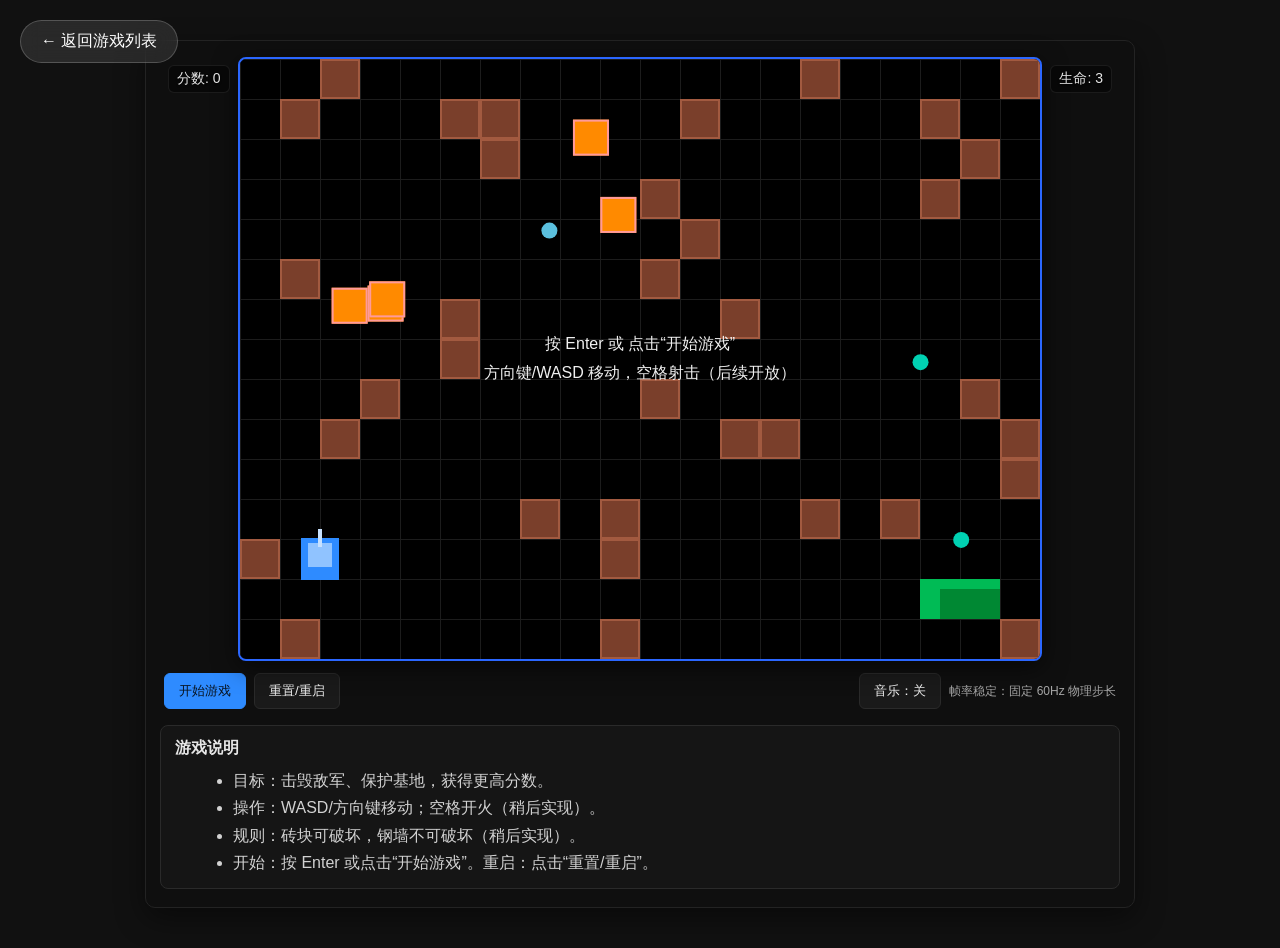
<file: tank-game.html>
<!DOCTYPE html>
<html lang="zh-CN">
<head>
  <meta charset="utf-8" />
  <meta name="viewport" content="width=device-width, initial-scale=1, viewport-fit=cover" />
  <title>坦克大战</title>
  <link rel="stylesheet" href="tank_style.css" />
  <style>
    /* 返回按钮样式 */
    .back-button {
      position: fixed;
      top: 20px;
      left: 20px;
      background: rgba(255, 255, 255, 0.1);
      border: 1px solid rgba(255, 255, 255, 0.2);
      color: white;
      padding: 10px 20px;
      border-radius: 30px;
      text-decoration: none;
      display: flex;
      align-items: center;
      gap: 8px;
      font-weight: 500;
      backdrop-filter: blur(10px);
      transition: all 0.3s ease;
      z-index: 100;
      font-family: Arial, sans-serif;
    }
    
    .back-button:hover {
      background: rgba(255, 255, 255, 0.2);
      transform: translateX(-5px);
      box-shadow: 0 5px 15px rgba(0, 0, 0, 0.2);
    }
  </style>
</head>
<body>
  <!-- 返回按钮 -->
  <a href="../../games.html" class="back-button" aria-label="返回游戏列表">
    ← 返回游戏列表
  </a>
  
  <div class="root">
    <div class="game-container">
      <div class="stage-wrap">
        <canvas id="stage" width="800" height="600" aria-label="游戏画布"></canvas>
        <div class="hud">
          <div id="ui-left">分数: <span id="score">0</span></div>
          <div id="ui-right">生命: <span id="lives">3</span></div>
        </div>
        <div class="panel" id="panel">
          <div id="panel-title">按 Enter 或 点击“开始游戏”</div>
          <div class="hint">方向键/WASD 移动，空格射击（后续开放）</div>
        </div>
      </div>

      <div class="toolbar" aria-label="控制栏">
        <button id="btn-start" class="btn primary" type="button">开始游戏</button>
        <button id="btn-restart" class="btn" type="button">重置/重启</button>
        <div class="spacer"></div>
        <button id="btn-music" class="btn" type="button" aria-pressed="false">音乐：关</button>
        <div class="legend">帧率稳定：固定 60Hz 物理步长</div>
      </div>

      <section class="instructions" aria-label="游戏说明">
        <h2 class="ins-title">游戏说明</h2>
        <ul class="ins-list">
          <li>目标：击毁敌军、保护基地，获得更高分数。</li>
          <li>操作：WASD/方向键移动；空格开火（稍后实现）。</li>
          <li>规则：砖块可破坏，钢墙不可破坏（稍后实现）。</li>
          <li>开始：按 Enter 或点击“开始游戏”。重启：点击“重置/重启”。</li>
        </ul>
      </section>
    </div>
  </div>

  <script src="tank.js"></script>
</body>
</html>
</file>
<file: style.css>
/* ===== 全局样式 ===== */
* {
  margin: 0;
  padding: 0;
  box-sizing: border-box;
}

:root {
  --primary-color: #6366f1;
  --secondary-color: #8b5cf6;
  --accent-color: #ec4899;
  --dark-bg: #1e293b;
  --light-bg: #f8fafc;
  --text-dark: #1e293b;
  --text-light: #64748b;
  --white: #ffffff;
  --shadow: 0 10px 30px rgba(0, 0, 0, 0.1);
  --shadow-hover: 0 15px 40px rgba(0, 0, 0, 0.15);
}

html {
  scroll-behavior: smooth;
}

body {
  font-family: -apple-system, BlinkMacSystemFont, 'Segoe UI', 'PingFang SC', 'Hiragino Sans GB', 'Microsoft YaHei', sans-serif;
  line-height: 1.6;
  color: var(--text-dark);
  background-color: var(--white);
  overflow-x: hidden;
}

.container {
  max-width: 1200px;
  margin: 0 auto;
  padding: 0 20px;
}

/* ===== 导航栏 ===== */
nav {
  position: fixed;
  top: 0;
  width: 100%;
  background: rgba(255, 255, 255, 0.95);
  backdrop-filter: blur(10px);
  box-shadow: 0 2px 20px rgba(0, 0, 0, 0.1);
  z-index: 1000;
  transition: all 0.3s ease;
}

nav.scrolled {
  background: rgba(255, 255, 255, 0.98);
  box-shadow: 0 4px 30px rgba(0, 0, 0, 0.15);
}

.nav-container {
  max-width: 1200px;
  margin: 0 auto;
  padding: 1rem 20px;
  display: flex;
  justify-content: space-between;
  align-items: center;
}

.logo {
  font-size: 1.5rem;
  font-weight: bold;
  background: linear-gradient(135deg, var(--primary-color), var(--secondary-color));
  -webkit-background-clip: text;
  -webkit-text-fill-color: transparent;
  background-clip: text;
}

.nav-menu {
  display: flex;
  list-style: none;
  gap: 2rem;
}

.nav-link {
  color: var(--text-dark);
  text-decoration: none;
  font-weight: 500;
  position: relative;
  transition: color 0.3s ease;
}

.nav-link::after {
  content: '';
  position: absolute;
  bottom: -5px;
  left: 0;
  width: 0;
  height: 2px;
  background: linear-gradient(135deg, var(--primary-color), var(--secondary-color));
  transition: width 0.3s ease;
}

.nav-link:hover {
  color: var(--primary-color);
}

.nav-link:hover::after {
  width: 100%;
}

.nav-link.active {
  color: var(--primary-color);
}

.nav-link.active::after {
  width: 100%;
}

.hamburger {
  display: none;
  flex-direction: column;
  cursor: pointer;
  gap: 5px;
}

.hamburger span {
  width: 25px;
  height: 3px;
  background: var(--text-dark);
  border-radius: 3px;
  transition: all 0.3s ease;
}

/* ===== 首页横幅 ===== */
.hero {
  min-height: 100vh;
  display: flex;
  align-items: center;
  justify-content: center;
  background: linear-gradient(135deg, #667eea 0%, #764ba2 100%);
  position: relative;
  overflow: hidden;
  padding-top: 80px;
}

.hero::before {
  content: '';
  position: absolute;
  top: 0;
  left: 0;
  right: 0;
  bottom: 0;
  background: url('data:image/svg+xml,<svg width="100" height="100" xmlns="http://www.w3.org/2000/svg"><defs><pattern id="grid" width="100" height="100" patternUnits="userSpaceOnUse"><path d="M 100 0 L 0 0 0 100" fill="none" stroke="rgba(255,255,255,0.1)" stroke-width="1"/></pattern></defs><rect width="100%" height="100%" fill="url(%23grid)"/></svg>');
  opacity: 0.3;
}

.hero-content {
  max-width: 1200px;
  margin: 0 auto;
  padding: 0 20px;
  display: grid;
  grid-template-columns: 1fr 1fr;
  gap: 4rem;
  align-items: center;
  position: relative;
  z-index: 1;
}

.hero-text {
  color: var(--white);
}

.typing-text {
  font-size: 3.5rem;
  font-weight: bold;
  margin-bottom: 1.5rem;
  line-height: 1.2;
  animation: fadeInUp 1s ease;
}

.highlight {
  background: linear-gradient(135deg, #fbbf24, #f59e0b);
  -webkit-background-clip: text;
  -webkit-text-fill-color: transparent;
  background-clip: text;
}

.subtitle {
  font-size: 1.25rem;
  margin-bottom: 2rem;
  opacity: 0.9;
  animation: fadeInUp 1s ease 0.2s both;
}

.hero-buttons {
  display: flex;
  gap: 1rem;
  animation: fadeInUp 1s ease 0.4s both;
}

.btn {
  padding: 12px 30px;
  border-radius: 50px;
  text-decoration: none;
  font-weight: 600;
  transition: all 0.3s ease;
  display: inline-block;
  border: 2px solid transparent;
}

.btn-primary {
  background: var(--white);
  color: var(--primary-color);
}

.btn-primary:hover {
  transform: translateY(-2px);
  box-shadow: 0 10px 25px rgba(255, 255, 255, 0.3);
}

.btn-secondary {
  background: transparent;
  color: var(--white);
  border: 2px solid var(--white);
}

.btn-secondary:hover {
  background: var(--white);
  color: var(--primary-color);
}

.hero-image {
  animation: fadeInRight 1s ease;
}

.image-wrapper {
  position: relative;
  border-radius: 20px;
  overflow: hidden;
  box-shadow: var(--shadow-hover);
  transform: perspective(1000px) rotateY(-5deg);
  transition: transform 0.3s ease;
}

.image-wrapper:hover {
  transform: perspective(1000px) rotateY(0deg) scale(1.05);
}

.image-wrapper img {
  width: 100%;
  height: auto;
  display: block;
  object-fit: cover;
}

.scroll-indicator {
  position: absolute;
  bottom: 30px;
  left: 50%;
  transform: translateX(-50%);
  text-align: center;
  color: var(--white);
  animation: bounce 2s infinite;
}

.mouse {
  width: 30px;
  height: 50px;
  border: 2px solid var(--white);
  border-radius: 20px;
  margin: 10px auto;
  position: relative;
}

.mouse::before {
  content: '';
  width: 4px;
  height: 10px;
  background: var(--white);
  border-radius: 2px;
  position: absolute;
  top: 10px;
  left: 50%;
  transform: translateX(-50%);
  animation: scroll 2s infinite;
}

/* ===== 区块通用样式 ===== */
.section {
  padding: 100px 0;
  position: relative;
}

.section-dark {
  background: var(--dark-bg);
  color: var(--white);
}

.section-title {
  font-size: 2.5rem;
  text-align: center;
  margin-bottom: 3rem;
  position: relative;
  display: inline-block;
  width: 100%;
}

.section-title::after {
  content: '';
  position: absolute;
  bottom: -10px;
  left: 50%;
  transform: translateX(-50%);
  width: 80px;
  height: 4px;
  background: linear-gradient(135deg, var(--primary-color), var(--secondary-color));
  border-radius: 2px;
}

.section-dark .section-title::after {
  background: linear-gradient(135deg, #fbbf24, #f59e0b);
}

/* ===== 关于我 ===== */
.about-content {
  display: grid;
  grid-template-columns: 1fr 1.5fr;
  gap: 4rem;
  align-items: center;
}

.about-image {
  position: relative;
}

.about-image img {
  width: 100%;
  border-radius: 20px;
  box-shadow: var(--shadow);
  transition: transform 0.3s ease;
}

.about-image:hover img {
  transform: scale(1.05);
}

.about-text h3 {
  font-size: 2rem;
  margin-bottom: 1.5rem;
  color: var(--primary-color);
}

.about-text p {
  font-size: 1.1rem;
  color: var(--text-light);
  margin-bottom: 2rem;
  line-height: 1.8;
}

.about-info {
  display: grid;
  gap: 1.5rem;
}

.info-item {
  display: flex;
  align-items: center;
  gap: 1rem;
  padding: 1rem;
  background: var(--light-bg);
  border-radius: 10px;
  transition: transform 0.3s ease;
}

.info-item:hover {
  transform: translateX(10px);
}

.info-label {
  font-weight: 600;
  color: var(--primary-color);
  min-width: 80px;
}

.info-value {
  color: var(--text-dark);
}

/* ===== 技能展示 ===== */
.skills-grid {
  display: grid;
  grid-template-columns: repeat(auto-fit, minmax(250px, 1fr));
  gap: 2rem;
}

.skill-card {
  background: rgba(255, 255, 255, 0.1);
  backdrop-filter: blur(10px);
  padding: 2rem;
  border-radius: 20px;
  text-align: center;
  transition: all 0.3s ease;
  border: 1px solid rgba(255, 255, 255, 0.2);
}

.skill-card:hover {
  transform: translateY(-10px);
  background: rgba(255, 255, 255, 0.15);
  box-shadow: var(--shadow-hover);
}

.skill-icon {
  font-size: 3rem;
  margin-bottom: 1rem;
}

.skill-card h3 {
  font-size: 1.5rem;
  margin-bottom: 1rem;
}

.skill-tags {
  display: flex;
  flex-wrap: wrap;
  gap: 0.5rem;
  justify-content: center;
}

.tag {
  background: rgba(255, 255, 255, 0.2);
  padding: 0.5rem 1rem;
  border-radius: 20px;
  font-size: 0.9rem;
  transition: all 0.3s ease;
}

.tag:hover {
  background: rgba(255, 255, 255, 0.3);
  transform: scale(1.1);
}

/* ===== 项目展示 ===== */
.projects-grid {
  display: grid;
  grid-template-columns: repeat(auto-fit, minmax(300px, 1fr));
  gap: 2rem;
}

.project-card {
  background: var(--white);
  border-radius: 20px;
  overflow: hidden;
  box-shadow: var(--shadow);
  transition: all 0.3s ease;
}

.project-card:hover {
  transform: translateY(-10px);
  box-shadow: var(--shadow-hover);
}

.project-image {
  height: 200px;
  background: linear-gradient(135deg, var(--primary-color), var(--secondary-color));
  display: flex;
  align-items: center;
  justify-content: center;
  position: relative;
  overflow: hidden;
}

.project-placeholder {
  color: var(--white);
  font-size: 2rem;
  font-weight: bold;
  z-index: 1;
}

.project-content {
  padding: 2rem;
}

.project-content h3 {
  font-size: 1.5rem;
  margin-bottom: 1rem;
  color: var(--text-dark);
}

.project-content p {
  color: var(--text-light);
  margin-bottom: 1.5rem;
  line-height: 1.6;
}

.project-tags {
  display: flex;
  flex-wrap: wrap;
  gap: 0.5rem;
  margin-bottom: 1rem;
}

.project-tags .tag {
  background: var(--light-bg);
  color: var(--text-dark);
  padding: 0.4rem 0.8rem;
  border-radius: 15px;
  font-size: 0.85rem;
}

.project-link {
  color: var(--primary-color);
  text-decoration: none;
  font-weight: 600;
  transition: all 0.3s ease;
  display: inline-block;
}

.project-link:hover {
  transform: translateX(5px);
}

/* ===== 联系方式 ===== */
.contact-content {
  display: grid;
  grid-template-columns: 1fr 1fr;
  gap: 4rem;
  align-items: start;
}

.contact-info h3 {
  font-size: 2rem;
  margin-bottom: 1rem;
}

.contact-info p {
  font-size: 1.1rem;
  margin-bottom: 2rem;
  opacity: 0.9;
  line-height: 1.8;
}

.social-links {
  display: flex;
  flex-direction: column;
  gap: 1rem;
}

.social-link {
  display: flex;
  align-items: center;
  gap: 1rem;
  color: var(--white);
  text-decoration: none;
  padding: 1rem;
  background: rgba(255, 255, 255, 0.1);
  border-radius: 10px;
  transition: all 0.3s ease;
}

.social-link:hover {
  background: rgba(255, 255, 255, 0.2);
  transform: translateX(10px);
}

.social-link span {
  font-size: 1.5rem;
}

/* 社交媒体图标样式 */
.social-icon {
  width: 24px;
  height: 24px;
  display: inline-block;
  vertical-align: middle;
  margin-right: 8px;
  transition: transform 0.3s ease;
}

.social-link:hover .social-icon {
  transform: scale(1.2) rotate(5deg);
}

/* CSDN图标特殊样式 */
.csdn-icon {
  color: #FC5531; /* CSDN品牌色 - 橙红色 */
  width: 24px;
  height: 24px;
  filter: drop-shadow(0 2px 4px rgba(252, 85, 49, 0.3));
}

.social-link:hover .csdn-icon {
  color: #FF6B4A; /* 悬停时更亮的颜色 */
  filter: drop-shadow(0 4px 8px rgba(255, 107, 74, 0.5));
  transform: scale(1.2) rotate(5deg);
}

.contact-form {
  background: rgba(255, 255, 255, 0.1);
  backdrop-filter: blur(10px);
  padding: 2rem;
  border-radius: 20px;
  border: 1px solid rgba(255, 255, 255, 0.2);
}

/* ===== 工具库样式 - 科技风 ===== */
#tools {
  position: relative;
  overflow: hidden;
}

/* 科技感背景 */
#tools::before {
  content: '';
  position: absolute;
  top: 0;
  left: 0;
  right: 0;
  bottom: 0;
  background: 
    linear-gradient(135deg, rgba(99, 102, 241, 0.05) 0%, rgba(139, 92, 246, 0.05) 100%),
    radial-gradient(circle at 50% 50%, rgba(99, 102, 241, 0.1) 0%, transparent 70%),
    repeating-linear-gradient(45deg, rgba(255, 255, 255, 0.03) 0px, rgba(255, 255, 255, 0.03) 1px, transparent 1px, transparent 10px);
  z-index: 0;
}

/* 科技感装饰线条 */
#tools::after {
  content: '';
  position: absolute;
  top: 20%;
  left: 10%;
  width: 300px;
  height: 300px;
  border: 1px solid rgba(99, 102, 241, 0.3);
  border-radius: 50%;
  z-index: 0;
  animation: pulse 8s infinite ease-in-out;
}

#tools .container::before {
  content: '';
  position: absolute;
  bottom: 10%;
  right: 10%;
  width: 200px;
  height: 200px;
  border: 1px solid rgba(236, 72, 153, 0.3);
  border-radius: 50%;
  z-index: 0;
  animation: pulse 6s infinite ease-in-out reverse;
}

.section-description {
  text-align: center;
  font-size: 1.1rem;
  margin-bottom: 3rem;
  opacity: 0.9;
  position: relative;
  z-index: 1;
  text-shadow: 0 0 10px rgba(99, 102, 241, 0.3);
}

/* 科技感装饰元素 */
.tech-divider {
  display: flex;
  justify-content: center;
  align-items: center;
  gap: 15px;
  margin-top: 4rem;
  padding-top: 2rem;
  position: relative;
  z-index: 1;
}

.tech-dot {
  width: 10px;
  height: 10px;
  background: linear-gradient(135deg, #6366f1, #8b5cf6);
  border-radius: 50%;
  animation: dotPulse 2s infinite ease-in-out;
  box-shadow: 0 0 20px rgba(99, 102, 241, 0.6);
}

.tech-dot:nth-child(2) {
  animation-delay: 0.5s;
}

.tech-dot:nth-child(3) {
  animation-delay: 1s;
}

/* 文本发光效果 */
.text-glow {
  font-family: 'Courier New', monospace;
  color: #a5b4fc;
  text-shadow: 0 0 10px rgba(99, 102, 241, 0.8), 0 0 20px rgba(99, 102, 241, 0.5);
  font-weight: bold;
  font-size: 1.2em;
  animation: textGlow 2s infinite alternate;
}

/* 额外动画 */
@keyframes dotPulse {
  0%, 100% {
    transform: scale(1);
    opacity: 1;
    box-shadow: 0 0 10px rgba(99, 102, 241, 0.6);
  }
  50% {
    transform: scale(1.3);
    opacity: 0.8;
    box-shadow: 0 0 20px rgba(99, 102, 241, 0.8);
  }
}

@keyframes textGlow {
  0% {
    text-shadow: 0 0 5px rgba(99, 102, 241, 0.5), 0 0 10px rgba(99, 102, 241, 0.3);
  }
  100% {
    text-shadow: 0 0 10px rgba(99, 102, 241, 0.8), 0 0 20px rgba(99, 102, 241, 0.6), 0 0 30px rgba(99, 102, 241, 0.4);
  }
}

/* 页面加载时的渐入动画 */
#tools .section-title,
#tools .section-description,
#tools .tools-grid,
#tools .tech-divider {
  opacity: 0;
  transform: translateY(30px);
  animation: fadeInUp 0.8s ease forwards;
}

#tools .section-title {
  animation-delay: 0.2s;
}

#tools .section-description {
  animation-delay: 0.4s;
}

#tools .tools-grid {
  animation-delay: 0.6s;
}

#tools .tech-divider {
  animation-delay: 1s;
}

/* 工具卡片的交错动画 */
.tool-card:nth-child(1) {
  animation-delay: 0.7s;
}

.tool-card:nth-child(2) {
  animation-delay: 0.9s;
}

.tool-card:nth-child(3) {
  animation-delay: 1.1s;
}

.tools-grid {
  display: grid;
  grid-template-columns: repeat(auto-fit, minmax(320px, 1fr));
  gap: 2.5rem;
  position: relative;
  z-index: 1;
}

.tool-card {
  background: rgba(30, 41, 59, 0.8);
  backdrop-filter: blur(12px);
  padding: 2.5rem;
  border-radius: 16px;
  text-align: center;
  transition: all 0.5s cubic-bezier(0.4, 0, 0.2, 1);
  border: 1px solid rgba(99, 102, 241, 0.3);
  position: relative;
  overflow: hidden;
  box-shadow: 0 8px 32px rgba(0, 0, 0, 0.2);
}

/* 卡片发光边框效果 */
.tool-card::before {
  content: '';
  position: absolute;
  top: -1px;
  left: -1px;
  right: -1px;
  bottom: -1px;
  background: linear-gradient(135deg, rgba(99, 102, 241, 0.2), rgba(139, 92, 246, 0.2), rgba(236, 72, 153, 0.2));
  border-radius: 17px;
  z-index: -1;
  opacity: 0;
  transition: opacity 0.5s ease;
}

.tool-card:hover::before {
  opacity: 1;
  animation: borderGlow 2s infinite alternate;
}

/* 卡片悬停效果 */
.tool-card:hover {
  transform: translateY(-12px);
  background: rgba(30, 41, 59, 0.9);
  box-shadow: 0 15px 40px rgba(0, 0, 0, 0.3), 0 0 20px rgba(99, 102, 241, 0.2);
  border-color: rgba(99, 102, 241, 0.6);
}

.tool-icon {
  font-size: 4rem;
  margin-bottom: 1.5rem;
  transition: all 0.5s ease;
  position: relative;
  display: inline-block;
}

/* 图标脉冲效果 */
.tool-icon::after {
  content: '';
  position: absolute;
  top: 50%;
  left: 50%;
  transform: translate(-50%, -50%);
  width: 100px;
  height: 100px;
  border-radius: 50%;
  background: radial-gradient(circle, rgba(99, 102, 241, 0.3) 0%, transparent 70%);
  z-index: -1;
  animation: iconPulse 3s infinite ease-out;
}

.tool-card:hover .tool-icon {
  transform: scale(1.2) rotate(5deg);
  filter: drop-shadow(0 0 15px rgba(99, 102, 241, 0.6));
}

.tool-card h3 {
  font-size: 1.6rem;
  margin-bottom: 1.2rem;
  background: linear-gradient(135deg, #ffffff, #a5b4fc);
  -webkit-background-clip: text;
  -webkit-text-fill-color: transparent;
  background-clip: text;
  text-shadow: 0 2px 10px rgba(99, 102, 241, 0.3);
}

.tool-card p {
  color: rgba(255, 255, 255, 0.9);
  margin-bottom: 1.8rem;
  line-height: 1.7;
  font-size: 1.05rem;
}

.tool-tags {
  display: flex;
  flex-wrap: wrap;
  gap: 0.6rem;
  justify-content: center;
  margin-bottom: 2rem;
}

.tool-tags .tag {
  background: linear-gradient(135deg, rgba(99, 102, 241, 0.2), rgba(139, 92, 246, 0.2));
  color: var(--white);
  padding: 0.5rem 1rem;
  border-radius: 20px;
  font-size: 0.85rem;
  font-weight: 500;
  border: 1px solid rgba(99, 102, 241, 0.3);
  transition: all 0.3s ease;
  backdrop-filter: blur(5px);
}

.tool-tags .tag:hover {
  background: linear-gradient(135deg, rgba(99, 102, 241, 0.4), rgba(139, 92, 246, 0.4));
  transform: translateY(-3px);
  box-shadow: 0 5px 15px rgba(99, 102, 241, 0.3);
}

/* 科技风按钮样式 */
.tool-card .btn-primary {
  background: linear-gradient(135deg, #6366f1, #8b5cf6);
  color: var(--white);
  padding: 12px 30px;
  border-radius: 50px;
  text-decoration: none;
  font-weight: 600;
  transition: all 0.4s ease;
  display: inline-block;
  border: none;
  position: relative;
  overflow: hidden;
  box-shadow: 0 4px 15px rgba(99, 102, 241, 0.3);
  text-transform: uppercase;
  letter-spacing: 1px;
}

/* 按钮发光效果 */
.tool-card .btn-primary::before {
  content: '';
  position: absolute;
  top: 50%;
  left: 50%;
  width: 300px;
  height: 300px;
  background: radial-gradient(circle, rgba(255, 255, 255, 0.1) 0%, transparent 70%);
  transform: translate(-50%, -50%) scale(0);
  opacity: 0;
  transition: all 0.6s ease;
  border-radius: 50%;
}

.tool-card .btn-primary:hover::before {
  transform: translate(-50%, -50%) scale(1);
  opacity: 1;
}

.tool-card .btn-primary:hover {
  transform: translateY(-3px);
  box-shadow: 0 8px 25px rgba(99, 102, 241, 0.5), 0 0 15px rgba(99, 102, 241, 0.4);
  background: linear-gradient(135deg, #4f46e5, #7c3aed);
}

/* 按钮点击效果 */
.tool-card .btn-primary:active {
  transform: translateY(-1px);
  box-shadow: 0 4px 15px rgba(99, 102, 241, 0.4);
}

/* 动画效果 */
@keyframes pulse {
  0%, 100% {
    transform: scale(1);
    opacity: 0.5;
  }
  50% {
    transform: scale(1.2);
    opacity: 0.8;
  }
}

@keyframes borderGlow {
  0% {
    background: linear-gradient(135deg, rgba(99, 102, 241, 0.2), rgba(139, 92, 246, 0.2), rgba(236, 72, 153, 0.2));
  }
  50% {
    background: linear-gradient(135deg, rgba(236, 72, 153, 0.3), rgba(99, 102, 241, 0.3), rgba(139, 92, 246, 0.3));
  }
  100% {
    background: linear-gradient(135deg, rgba(139, 92, 246, 0.2), rgba(236, 72, 153, 0.2), rgba(99, 102, 241, 0.2));
  }
}

@keyframes iconPulse {
  0% {
    transform: translate(-50%, -50%) scale(1);
    opacity: 0.5;
  }
  100% {
    transform: translate(-50%, -50%) scale(1.5);
    opacity: 0;
  }
}

/* 响应式调整 */
@media (max-width: 768px) {
  .tools-grid {
    gap: 2rem;
  }
  
  .tool-card {
    padding: 2rem;
  }
  
  .tool-icon {
    font-size: 3rem;
  }
  
  #tools::after,
  #tools .container::before {
    display: none;
  }
}

.form-group {
  margin-bottom: 1.5rem;
}

.form-group input,
.form-group textarea {
  width: 100%;
  padding: 1rem;
  border: 1px solid rgba(255, 255, 255, 0.3);
  border-radius: 10px;
  background: rgba(255, 255, 255, 0.1);
  color: var(--white);
  font-size: 1rem;
  transition: all 0.3s ease;
}

.form-group input::placeholder,
.form-group textarea::placeholder {
  color: rgba(255, 255, 255, 0.6);
}

.form-group input:focus,
.form-group textarea:focus {
  outline: none;
  border-color: var(--primary-color);
  background: rgba(255, 255, 255, 0.15);
}

.form-group textarea {
  resize: vertical;
  min-height: 120px;
}

/* ===== 留言板 ===== */
.message-board {
  max-width: 1000px;
  margin: 0 auto;
}

.message-form-wrapper {
  background: var(--white);
  padding: 2rem;
  border-radius: 20px;
  box-shadow: var(--shadow);
  margin-bottom: 3rem;
}

.message-form .form-group input,
.message-form .form-group textarea {
  background: var(--light-bg);
  border: 1px solid #e2e8f0;
  color: var(--text-dark);
}

.message-form .form-group input::placeholder,
.message-form .form-group textarea::placeholder {
  color: var(--text-light);
}

.message-form .form-group input:focus,
.message-form .form-group textarea:focus {
  background: var(--white);
  border-color: var(--primary-color);
}

.message-list-wrapper h3 {
  margin-bottom: 1.5rem;
  color: var(--text-dark);
}

.message-list {
  display: flex;
  flex-direction: column;
  gap: 1.5rem;
}

.message-item {
  background: var(--white);
  padding: 1.5rem;
  border-radius: 15px;
  box-shadow: 0 2px 10px rgba(0, 0, 0, 0.05);
  border-left: 4px solid var(--primary-color);
  transition: all 0.3s ease;
}

.message-item:hover {
  transform: translateX(5px);
  box-shadow: 0 5px 20px rgba(0, 0, 0, 0.1);
}

.message-item strong {
  color: var(--primary-color);
  font-size: 1.1rem;
}

.message-item p {
  margin: 0.5rem 0;
  color: var(--text-dark);
  line-height: 1.6;
}

.message-time {
  color: var(--text-light);
  font-size: 0.9rem;
  margin-top: 0.5rem;
}

/* ===== 页脚 ===== */
.footer {
  background: var(--dark-bg);
  color: var(--white);
  text-align: center;
  padding: 2rem 0;
}

.footer p {
  margin: 0.5rem 0;
  opacity: 0.8;
}

/* ===== 返回顶部按钮 ===== */
.back-to-top {
  position: fixed;
  bottom: 30px;
  right: 30px;
  width: 50px;
  height: 50px;
  background: linear-gradient(135deg, var(--primary-color), var(--secondary-color));
  color: var(--white);
  border: none;
  border-radius: 50%;
  font-size: 1.5rem;
  cursor: pointer;
  opacity: 0;
  visibility: hidden;
  transition: all 0.3s ease;
  box-shadow: var(--shadow);
  z-index: 999;
}

.back-to-top.visible {
  opacity: 1;
  visibility: visible;
}

.back-to-top:hover {
  transform: translateY(-5px);
  box-shadow: var(--shadow-hover);
}

/* ===== 动画 ===== */
@keyframes fadeInUp {
  from {
    opacity: 0;
    transform: translateY(30px);
  }
  to {
    opacity: 1;
    transform: translateY(0);
  }
}

@keyframes fadeInRight {
  from {
    opacity: 0;
    transform: translateX(30px);
  }
  to {
    opacity: 1;
    transform: translateX(0);
  }
}

@keyframes bounce {
  0%, 20%, 50%, 80%, 100% {
    transform: translateX(-50%) translateY(0);
  }
  40% {
    transform: translateX(-50%) translateY(-10px);
  }
  60% {
    transform: translateX(-50%) translateY(-5px);
  }
}

@keyframes scroll {
  0% {
    opacity: 1;
    top: 10px;
  }
  100% {
    opacity: 0;
    top: 30px;
  }
}

/* ===== 响应式设计 ===== */
@media (max-width: 768px) {
  .hamburger {
    display: flex;
  }

  .nav-menu {
    position: fixed;
    left: -100%;
    top: 70px;
    flex-direction: column;
    background: var(--white);
    width: 100%;
    text-align: center;
    transition: 0.3s;
    box-shadow: 0 10px 27px rgba(0, 0, 0, 0.05);
    padding: 2rem 0;
  }

  .nav-menu.active {
    left: 0;
  }

  .hero-content {
    grid-template-columns: 1fr;
    text-align: center;
  }

  .typing-text {
    font-size: 2.5rem;
  }

  .about-content {
    grid-template-columns: 1fr;
  }

  .contact-content {
    grid-template-columns: 1fr;
  }

  .skills-grid,
  .projects-grid {
    grid-template-columns: 1fr;
  }

  .section-title {
    font-size: 2rem;
  }
}

@media (max-width: 480px) {
  .typing-text {
    font-size: 2rem;
  }

  .hero-buttons {
    flex-direction: column;
  }

  .btn {
    width: 100%;
    text-align: center;
  }
}









/* ===== 跳转动画样式 ===== */
.transition-overlay {
  position: fixed;
  top: 0;
  left: 0;
  width: 100%;
  height: 100%;
  background: var(--dark-bg);
  display: flex;
  flex-direction: column;
  align-items: center;
  justify-content: center;
  z-index: 9999;
  opacity: 0;
  visibility: hidden;
  transition: opacity 0.3s ease, visibility 0.3s ease;
}

.transition-overlay.active {
  opacity: 1;
  visibility: visible;
}

.codebear-logo {
  text-align: center;
  margin-bottom: 40px;
  display: flex;
  flex-direction: column;
  align-items: center;
  animation: fadeInUp 0.8s ease;
}

.logo-icon {
  font-size: 4rem;
  margin-bottom: 15px;
  background: linear-gradient(135deg, var(--primary-color), var(--secondary-color));
  -webkit-background-clip: text;
  -webkit-text-fill-color: transparent;
  background-clip: text;
  animation: pulse 1.5s ease-in-out infinite;
}

.logo-text {
  font-size: 2.5rem;
  font-weight: bold;
  background: linear-gradient(135deg, var(--primary-color), var(--secondary-color));
  -webkit-background-clip: text;
  -webkit-text-fill-color: transparent;
  background-clip: text;
}

/* 精美的进度条样式 */
.progress-container {
  width: 80%;
  max-width: 500px;
  margin: 0 auto;
  animation: fadeIn 1s ease 0.3s both;
}

.progress-bar {
  width: 100%;
  height: 8px;
  background: rgba(255, 255, 255, 0.1);
  border-radius: 4px;
  overflow: hidden;
  position: relative;
  margin-bottom: 15px;
  box-shadow: 0 2px 10px rgba(0, 0, 0, 0.2) inset;
}

.progress-fill {
  height: 100%;
  background: linear-gradient(90deg, var(--primary-color), var(--secondary-color));
  border-radius: 4px;
  width: 0;
  transition: width 2s ease;
  position: relative;
  overflow: hidden;
}

.progress-fill::after {
  content: '';
  position: absolute;
  top: 0;
  left: 0;
  right: 0;
  bottom: 0;
  background: linear-gradient(90deg, transparent, rgba(255, 255, 255, 0.3), transparent);
  animation: shimmer 1.5s infinite;
}

.progress-text {
  text-align: center;
  color: var(--white);
  font-size: 1.1rem;
  font-weight: 500;
  opacity: 0.9;
}

/* 动画效果 */
@keyframes fadeIn {
  from {
    opacity: 0;
  }
  to {
    opacity: 1;
  }
}

@keyframes pulse {
  0%, 100% {
    transform: scale(1);
  }
  50% {
    transform: scale(1.1);
  }
}

@keyframes shimmer {
  0% {
    transform: translateX(-100%);
  }
  100% {
    transform: translateX(100%);
  }
}

/* 加载提示文本动画 */
.loading-text {
  margin-top: 20px;
  color: var(--white);
  opacity: 0.8;
  font-size: 1rem;
  animation: fadeIn 1s ease 0.5s both;
}

.loading-text span {
  animation: loadingDots 1.5s infinite;
  opacity: 0;
}

.loading-text span:nth-child(1) { animation-delay: 0s; }
.loading-text span:nth-child(2) { animation-delay: 0.3s; }
.loading-text span:nth-child(3) { animation-delay: 0.6s; }

@keyframes loadingDots {
  0%, 100% {
    opacity: 0;
  }
  50% {
    opacity: 1;
  }
}

.redirect-logo {
  font-size: 3rem;
  font-weight: bold;
  margin-bottom: 1.5rem;
  background: linear-gradient(135deg, var(--primary-color), var(--secondary-color));
  -webkit-background-clip: text;
  -webkit-text-fill-color: transparent;
  background-clip: text;
  animation: scaleIn 0.5s ease 0.2s both;
}

.redirect-text {
  font-size: 1.2rem;
  margin-bottom: 2rem;
  opacity: 0.9;
  animation: fadeIn 0.5s ease 0.4s both;
}

.redirect-progress {
  width: 200px;
  height: 4px;
  background: rgba(255, 255, 255, 0.2);
  border-radius: 2px;
  overflow: hidden;
  margin: 0 auto;
  animation: fadeIn 0.5s ease 0.6s both;
}

.redirect-progress::after {
  content: '';
  display: block;
  width: 0;
  height: 100%;
  background: linear-gradient(90deg, var(--primary-color), var(--secondary-color));
  animation: progressFill 1.5s ease forwards;
}

/* 动画关键帧 */
@keyframes fadeIn {
  from {
    opacity: 0;
  }
  to {
    opacity: 1;
  }
}

@keyframes scaleIn {
  from {
    transform: scale(0.8);
    opacity: 0;
  }
  to {
    transform: scale(1);
    opacity: 1;
  }
}

@keyframes progressFill {
  from {
    width: 0;
  }
  to {
    width: 100%;
  }
}

/* 项目链接悬停效果增强 */
.project-link {
  position: relative;
  display: inline-block;
  overflow: hidden;
  transition: all 0.3s ease;
}

.project-link::after {
  content: '';
  position: absolute;
  bottom: 0;
  left: 0;
  width: 0;
  height: 2px;
  background: var(--primary-color);
  transition: width 0.3s ease;
}

.project-link:hover {
  color: var(--primary-color);
  transform: translateX(5px);
}

.project-link:hover::after {
  width: 100%;
}


/*新增页尾*/
/* From Uiverse.io by solowzrd */ 
.jp-matrix {
  background-color: #05050a;
  width: 100%;
  height: 100%;
  overflow: hidden;
  display: grid;
  grid-template-columns: repeat(auto-fill, minmax(40px, 1fr));
  grid-auto-rows: 40px;
  min-width: 1920px;
  min-height: 1080px;
  font-size: 32px;
  color: rgba(0, 150, 255, 0.4);
  font-family: "Courier New", Courier, monospace;
  justify-content: center;
  align-content: center;
}

.jp-matrix > span {
  text-align: center;
  text-shadow: 0 0 5px rgba(0, 150, 255, 0.5);
  user-select: none;
  transition:
    color 0.5s,
    text-shadow 0.5s;
  line-height: 1;
}

.jp-matrix > span:nth-child(19n + 2) {
  animation: smooth-pulse 3.5s ease-in-out infinite 0.2s;
}
.jp-matrix > span:nth-child(29n + 1) {
  animation: smooth-pulse 4.1s ease-in-out infinite 0.7s;
}
.jp-matrix > span:nth-child(11n) {
  color: rgba(100, 200, 255, 0.7);
  animation: smooth-pulse 2.9s ease-in-out infinite 1.1s;
}
.jp-matrix > span:nth-child(37n + 10) {
  animation: smooth-pulse 5.3s ease-in-out infinite 1.5s;
}
.jp-matrix > span:nth-child(41n + 1) {
  animation: smooth-pulse 3.9s ease-in-out infinite 0.4s;
}
.jp-matrix > span:nth-child(17n + 9) {
  animation: smooth-pulse 2.8s ease-in-out infinite 0.9s;
}
.jp-matrix > span:nth-child(23n + 18) {
  animation: smooth-pulse 4.3s ease-in-out infinite 1.3s;
}
.jp-matrix > span:nth-child(31n + 4) {
  animation: smooth-pulse 5.6s ease-in-out infinite 0.1s;
}
.jp-matrix > span:nth-child(43n + 20) {
  animation: smooth-pulse 3.6s ease-in-out infinite 1.8s;
}
.jp-matrix > span:nth-child(13n + 6) {
  animation: smooth-pulse 3.2s ease-in-out infinite 1.2s;
}
.jp-matrix > span:nth-child(53n + 5) {
  animation: smooth-pulse 4.9s ease-in-out infinite 0.5s;
}
.jp-matrix > span:nth-child(47n + 15) {
  animation: smooth-pulse 5.9s ease-in-out infinite 1s;
}

@keyframes smooth-pulse {
  0%,
  100% {
    color: rgba(0, 150, 255, 0.4);
    text-shadow: 0 0 5px rgba(0, 150, 255, 0.5);
  }
  30% {
    color: rgba(100, 200, 255, 1);
    text-shadow:
      0 0 10px rgba(100, 200, 255, 1),
      0 0 15px rgba(100, 200, 255, 1);
  }
  50% {
    color: rgba(255, 105, 180, 1);
    text-shadow:
      0 0 10px rgba(255, 105, 180, 1),
      0 0 15px rgba(255, 105, 180, 1);
  }
  70% {
    color: #ffffff;
    text-shadow:
      0 0 10px #fff,
      0 0 15px #fff,
      0 0 20px #fff;
  }
}


/* 转场动画容器：全屏覆盖，固定定位在最顶层 */
.transition-overlay {
  position: fixed;
  top: 0;
  left: 0;
  width: 100vw;
  height: 100vh;
  background-color: #1e293b; /* 使用深色背景，与logo形成对比 */
  display: flex;
  flex-direction: column;
  align-items: center;
  justify-content: center;
  z-index: 9999; /* 确保在所有元素上方 */
  opacity: 0;
  pointer-events: none; /* 默认不拦截点击 */
  transition: opacity 0.3s ease;
}

/* 转场动画激活状态：显示并拦截点击 */
.transition-overlay.active {
  opacity: 1;
  pointer-events: auto;
  transition: opacity 0.3s ease;
}

/* 确保在active状态时重新应用动画 */
.transition-overlay.active .codebear-logo {
  animation: logoTransition 1.5s ease-in-out;
}

/* CodeBear logo 样式（文字+图标版） */
.codebear-logo {
  display: flex;
  align-items: center;
  justify-content: center;
  flex-direction: column;
  transform: scale(0.8);
  opacity: 0;
}

/* logo 图标（用 Font Awesome 4.7.0版本） */
.logo-icon {
  font-size: 8rem; /* 增大图标大小 */
  color: #6366f1; /* 使用主题色 */
  margin-bottom: 1.5rem;
  text-shadow: 0 0 20px rgba(99, 102, 241, 0.5);
}

/* logo 文字 */
.logo-text {
  font-size: 3rem;
  font-weight: 800;
  background: linear-gradient(135deg, #6366f1, #8b5cf6);
  -webkit-background-clip: text;
  -webkit-text-fill-color: transparent;
  background-clip: text;
  letter-spacing: 3px;
  text-transform: uppercase;
}

/* logo 转场动画：缩放+透明度变化 */
@keyframes logoTransition {
  0% {
    transform: scale(0.5);
    opacity: 0;
  }
  50% {
    transform: scale(1.2);
    opacity: 1;
  }
  100% {
    transform: scale(1);
    opacity: 1;
  }
}

/* 可选：给链接添加 hover 效果，提示可点击 */
.project-link {
  position: relative;
  transition: color 0.3s ease;
}

.project-link:hover {
  color: #2563eb;
}

.project-link::after {
  content: "";
  position: absolute;
  bottom: -2px;
  left: 0;
  width: 0;
  height: 2px;
  background-color: #2563eb;
  transition: width 0.3s ease;
}

.project-link:hover::after {
  width: 100%;
}
</file>
<file: tank_style.css>
html, body {
  height: 100%;
  margin: 0;
  background: #111;
  color: #e6e6e6;
  font-family: -apple-system, BlinkMacSystemFont, "Segoe UI", Roboto, Oxygen, Ubuntu,
    Cantarell, "Fira Sans", "Droid Sans", "Helvetica Neue", Arial, "Noto Sans", sans-serif;
  user-select: none;
  -webkit-user-select: none;
}

.root {
  display: flex;
  align-items: center;
  justify-content: center;
  min-height: 100%;
  padding: 24px 16px;
}

.game-container {
  width: min(960px, 100%);
  margin: 0 auto;
  background: #0f0f0f;
  border: 1px solid #232323;
  border-radius: 10px;
  padding: 16px 14px 18px;
  box-shadow: 0 10px 30px rgba(0,0,0,0.45);
}

.stage-wrap {
  position: relative;
}

canvas {
  display: block;
  image-rendering: pixelated;
  image-rendering: crisp-edges;
  background: #000;
  box-shadow: 0 6px 24px rgba(0,0,0,0.6);
  border: 2px solid #2b67ff;
  border-radius: 8px;
  margin: 0 auto;
}

.hud {
  position: absolute;
  top: 8px;
  left: 8px;
  right: 8px;
  display: flex;
  align-items: center;
  justify-content: space-between;
  font-size: 14px;
  pointer-events: none;
  text-shadow: 0 1px 2px #000;
}

/* 突出分数与生命显示 */
.hud > div {
  background: rgba(0, 0, 0, 0.45);
  border: 1px solid rgba(255, 255, 255, 0.08);
  border-radius: 6px;
  padding: 4px 8px;
}

.panel {
  position: absolute;
  inset: 0;
  display: flex;
  align-items: center;
  justify-content: center;
  flex-direction: column;
  gap: 8px;
  color: #f0f0f0;
  text-align: center;
  pointer-events: none;
}

.toolbar {
  display: flex;
  align-items: center;
  gap: 8px;
  padding: 12px 4px 0;
}

.btn {
  border: 1px solid #2a2a2a;
  background: #1a1a1a;
  color: #f0f0f0;
  padding: 8px 14px;
  border-radius: 6px;
  cursor: pointer;
  transition: background 0.2s ease, transform 0.05s ease;
  outline: none;
}

.btn:hover {
  background: #252525;
}

.btn:active {
  transform: translateY(1px);
}

.btn.primary {
  background: #2e8bff;
  border-color: #2e8bff;
  color: #081421;
}

.btn.primary:hover {
  background: #297df0;
  border-color: #297df0;
}

.btn:focus-visible {
  box-shadow: 0 0 0 3px rgba(46, 139, 255, 0.35);
}

.spacer { flex: 1; }

.legend {
  opacity: 0.7;
  font-size: 12px;
}

.instructions {
  margin-top: 16px;
  background: #151515;
  border: 1px solid #2a2a2a;
  border-radius: 8px;
  padding: 12px 14px;
}

.ins-title {
  margin: 0 0 6px 0;
  font-size: 16px;
}

.ins-list {
  margin: 8px 0 0 18px;
  opacity: 0.9;
}

.ins-list li {
  line-height: 1.7;
}
</file>
